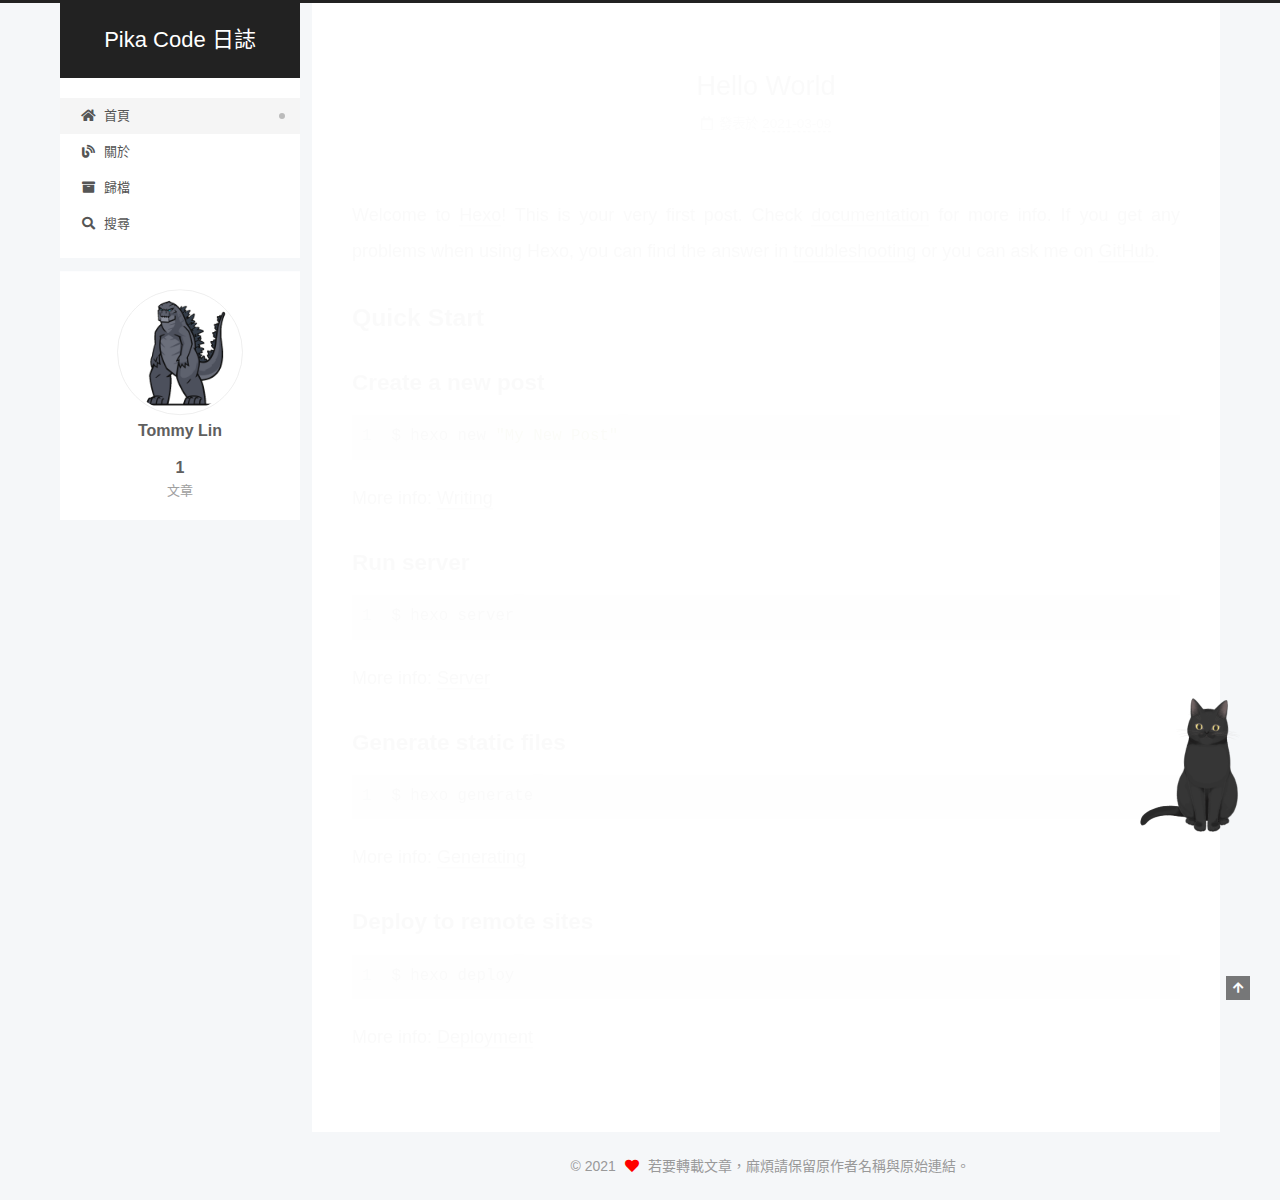
<file: index.html>
<!DOCTYPE html>
<html lang="zh-TW">
<head>
  <meta charset="UTF-8">
<meta name="viewport" content="width=device-width, initial-scale=1, maximum-scale=2">
<meta name="theme-color" content="#222">
<meta name="generator" content="Hexo 5.4.0">
  <link rel="apple-touch-icon" sizes="180x180" href="/images/apple-touch-icon-next.png">
  <link rel="icon" type="image/png" sizes="32x32" href="/images/favicon-32x32-next.png">
  <link rel="icon" type="image/png" sizes="16x16" href="/images/favicon-16x16-next.png">
  <link rel="mask-icon" href="/images/logo.svg" color="#222">

<link rel="stylesheet" href="/css/main.css">


<link rel="stylesheet" href="/lib/font-awesome/css/all.min.css">

<script id="hexo-configurations">
    var NexT = window.NexT || {};
    var CONFIG = {"hostname":"sudosudomin666.github.io","root":"/","scheme":"Pisces","version":"7.8.0","exturl":false,"sidebar":{"position":"left","display":"post","padding":18,"offset":12,"onmobile":false},"copycode":{"enable":false,"show_result":false,"style":null},"back2top":{"enable":true,"sidebar":false,"scrollpercent":false},"bookmark":{"enable":false,"color":"#222","save":"auto"},"fancybox":false,"mediumzoom":false,"lazyload":false,"pangu":false,"comments":{"style":"tabs","active":null,"storage":true,"lazyload":false,"nav":null},"algolia":{"hits":{"per_page":10},"labels":{"input_placeholder":"Search for Posts","hits_empty":"We didn't find any results for the search: ${query}","hits_stats":"${hits} results found in ${time} ms"}},"localsearch":{"enable":true,"trigger":"manual","top_n_per_article":1,"unescape":true,"preload":true},"motion":{"enable":true,"async":false,"transition":{"post_block":"fadeIn","post_header":"slideDownIn","post_body":"slideDownIn","coll_header":"slideLeftIn","sidebar":"slideUpIn"}},"path":"search.json"};
  </script>

  <meta property="og:type" content="website">
<meta property="og:title" content="Pika Code 日誌">
<meta property="og:url" content="https://sudosudomin666.github.io/index.html">
<meta property="og:site_name" content="Pika Code 日誌">
<meta property="og:locale" content="zh_TW">
<meta property="article:author" content="Tommy Lin">
<meta name="twitter:card" content="summary">

<link rel="canonical" href="https://sudosudomin666.github.io/">


<script id="page-configurations">
  // https://hexo.io/docs/variables.html
  CONFIG.page = {
    sidebar: "",
    isHome : true,
    isPost : false,
    lang   : 'zh-TW'
  };
</script>

  <title>Pika Code 日誌</title>
  






  <noscript>
  <style>
  .use-motion .brand,
  .use-motion .menu-item,
  .sidebar-inner,
  .use-motion .post-block,
  .use-motion .pagination,
  .use-motion .comments,
  .use-motion .post-header,
  .use-motion .post-body,
  .use-motion .collection-header { opacity: initial; }

  .use-motion .site-title,
  .use-motion .site-subtitle {
    opacity: initial;
    top: initial;
  }

  .use-motion .logo-line-before i { left: initial; }
  .use-motion .logo-line-after i { right: initial; }
  </style>
</noscript>

</head>

<body itemscope itemtype="http://schema.org/WebPage">
  <div class="container use-motion">
    <div class="headband"></div>

    <header class="header" itemscope itemtype="http://schema.org/WPHeader">
      <div class="header-inner"><div class="site-brand-container">
  <div class="site-nav-toggle">
    <div class="toggle" aria-label="切換導航欄">
      <span class="toggle-line toggle-line-first"></span>
      <span class="toggle-line toggle-line-middle"></span>
      <span class="toggle-line toggle-line-last"></span>
    </div>
  </div>

  <div class="site-meta">

    <a href="/" class="brand" rel="start">
      <span class="logo-line-before"><i></i></span>
      <h1 class="site-title">Pika Code 日誌</h1>
      <span class="logo-line-after"><i></i></span>
    </a>
  </div>

  <div class="site-nav-right">
    <div class="toggle popup-trigger">
        <i class="fa fa-search fa-fw fa-lg"></i>
    </div>
  </div>
</div>




<nav class="site-nav">
  <ul id="menu" class="main-menu menu">
        <li class="menu-item menu-item-home">

    <a href="/" rel="section"><i class="fa fa-home fa-fw"></i>首頁</a>

  </li>
        <li class="menu-item menu-item-about">

    <a href="/about/" rel="section"><i class="fas fa-blog fa-fw"></i>關於</a>

  </li>
        <li class="menu-item menu-item-archives">

    <a href="/archives/" rel="section"><i class="fa fa-archive fa-fw"></i>歸檔</a>

  </li>
      <li class="menu-item menu-item-search">
        <a role="button" class="popup-trigger"><i class="fa fa-search fa-fw"></i>搜尋
        </a>
      </li>
  </ul>
</nav>



  <div class="search-pop-overlay">
    <div class="popup search-popup">
        <div class="search-header">
  <span class="search-icon">
    <i class="fa fa-search"></i>
  </span>
  <div class="search-input-container">
    <input autocomplete="off" autocapitalize="off"
           placeholder="搜尋..." spellcheck="false"
           type="search" class="search-input">
  </div>
  <span class="popup-btn-close">
    <i class="fa fa-times-circle"></i>
  </span>
</div>
<div id="search-result">
  <div id="no-result">
    <i class="fa fa-spinner fa-pulse fa-5x fa-fw"></i>
  </div>
</div>

    </div>
  </div>

</div>
    </header>

    
  <div class="back-to-top">
    <i class="fa fa-arrow-up"></i>
    <span>0%</span>
  </div>
  <div class="reading-progress-bar"></div>


    <main class="main">
      <div class="main-inner">
        <div class="content-wrap">
          

          <div class="content index posts-expand">
            
      
  
  
  <article itemscope itemtype="http://schema.org/Article" class="post-block" lang="zh-TW">
    <link itemprop="mainEntityOfPage" href="https://sudosudomin666.github.io/2021/03/09/hello-world/">

    <span hidden itemprop="author" itemscope itemtype="http://schema.org/Person">
      <meta itemprop="image" content="/uploads/images/avatar.gif">
      <meta itemprop="name" content="Tommy Lin">
      <meta itemprop="description" content="">
    </span>

    <span hidden itemprop="publisher" itemscope itemtype="http://schema.org/Organization">
      <meta itemprop="name" content="Pika Code 日誌">
    </span>
      <header class="post-header">
        <h2 class="post-title" itemprop="name headline">
          
            <a href="/2021/03/09/hello-world/" class="post-title-link" itemprop="url">Hello World</a>
        </h2>

        <div class="post-meta">
            <span class="post-meta-item">
              <span class="post-meta-item-icon">
                <i class="far fa-calendar"></i>
              </span>
              <span class="post-meta-item-text">發表於</span>

              <time title="創建時間：2021-03-09 21:22:34" itemprop="dateCreated datePublished" datetime="2021-03-09T21:22:34+08:00">2021-03-09</time>
            </span>

          

        </div>
      </header>

    
    
    
    <div class="post-body" itemprop="articleBody">

      
          <p>Welcome to <a target="_blank" rel="noopener" href="https://hexo.io/">Hexo</a>! This is your very first post. Check <a target="_blank" rel="noopener" href="https://hexo.io/docs/">documentation</a> for more info. If you get any problems when using Hexo, you can find the answer in <a target="_blank" rel="noopener" href="https://hexo.io/docs/troubleshooting.html">troubleshooting</a> or you can ask me on <a target="_blank" rel="noopener" href="https://github.com/hexojs/hexo/issues">GitHub</a>.</p>
<h2 id="Quick-Start"><a href="#Quick-Start" class="headerlink" title="Quick Start"></a>Quick Start</h2><h3 id="Create-a-new-post"><a href="#Create-a-new-post" class="headerlink" title="Create a new post"></a>Create a new post</h3><figure class="highlight bash"><table><tr><td class="gutter"><pre><span class="line">1</span><br></pre></td><td class="code"><pre><span class="line">$ hexo new <span class="string">&quot;My New Post&quot;</span></span><br></pre></td></tr></table></figure>

<p>More info: <a target="_blank" rel="noopener" href="https://hexo.io/docs/writing.html">Writing</a></p>
<h3 id="Run-server"><a href="#Run-server" class="headerlink" title="Run server"></a>Run server</h3><figure class="highlight bash"><table><tr><td class="gutter"><pre><span class="line">1</span><br></pre></td><td class="code"><pre><span class="line">$ hexo server</span><br></pre></td></tr></table></figure>

<p>More info: <a target="_blank" rel="noopener" href="https://hexo.io/docs/server.html">Server</a></p>
<h3 id="Generate-static-files"><a href="#Generate-static-files" class="headerlink" title="Generate static files"></a>Generate static files</h3><figure class="highlight bash"><table><tr><td class="gutter"><pre><span class="line">1</span><br></pre></td><td class="code"><pre><span class="line">$ hexo generate</span><br></pre></td></tr></table></figure>

<p>More info: <a target="_blank" rel="noopener" href="https://hexo.io/docs/generating.html">Generating</a></p>
<h3 id="Deploy-to-remote-sites"><a href="#Deploy-to-remote-sites" class="headerlink" title="Deploy to remote sites"></a>Deploy to remote sites</h3><figure class="highlight bash"><table><tr><td class="gutter"><pre><span class="line">1</span><br></pre></td><td class="code"><pre><span class="line">$ hexo deploy</span><br></pre></td></tr></table></figure>

<p>More info: <a target="_blank" rel="noopener" href="https://hexo.io/docs/one-command-deployment.html">Deployment</a></p>

      
    </div>

    
    
    
      <footer class="post-footer">
        <div class="post-eof"></div>
      </footer>
  </article>
  
  
  


  



          </div>
          

<script>
  window.addEventListener('tabs:register', () => {
    let { activeClass } = CONFIG.comments;
    if (CONFIG.comments.storage) {
      activeClass = localStorage.getItem('comments_active') || activeClass;
    }
    if (activeClass) {
      let activeTab = document.querySelector(`a[href="#comment-${activeClass}"]`);
      if (activeTab) {
        activeTab.click();
      }
    }
  });
  if (CONFIG.comments.storage) {
    window.addEventListener('tabs:click', event => {
      if (!event.target.matches('.tabs-comment .tab-content .tab-pane')) return;
      let commentClass = event.target.classList[1];
      localStorage.setItem('comments_active', commentClass);
    });
  }
</script>

        </div>
          
  
  <div class="toggle sidebar-toggle">
    <span class="toggle-line toggle-line-first"></span>
    <span class="toggle-line toggle-line-middle"></span>
    <span class="toggle-line toggle-line-last"></span>
  </div>

  <aside class="sidebar">
    <div class="sidebar-inner">

      <ul class="sidebar-nav motion-element">
        <li class="sidebar-nav-toc">
          文章目錄
        </li>
        <li class="sidebar-nav-overview">
          本站概要
        </li>
      </ul>

      <!--noindex-->
      <div class="post-toc-wrap sidebar-panel">
      </div>
      <!--/noindex-->

      <div class="site-overview-wrap sidebar-panel">
        <div class="site-author motion-element" itemprop="author" itemscope itemtype="http://schema.org/Person">
    <img class="site-author-image" itemprop="image" alt="Tommy Lin"
      src="/uploads/images/avatar.gif">
  <p class="site-author-name" itemprop="name">Tommy Lin</p>
  <div class="site-description" itemprop="description"></div>
</div>
<div class="site-state-wrap motion-element">
  <nav class="site-state">
      <div class="site-state-item site-state-posts">
          <a href="/archives/">
        
          <span class="site-state-item-count">1</span>
          <span class="site-state-item-name">文章</span>
        </a>
      </div>
  </nav>
</div>



      </div>

    </div>
  </aside>
  <div id="sidebar-dimmer"></div>


      </div>
    </main>

    <footer class="footer">
      <div class="footer-inner">
        

        

<div class="copyright">
  
  &copy; 
  <span itemprop="copyrightYear">2021</span>
  <span class="with-love">
    <i class="fa fa-heart"></i>
  </span>
  <span class="author" itemprop="copyrightHolder">若要轉載文章，麻煩請保留原作者名稱與原始連結。</span>
</div>

        








      </div>
    </footer>
  </div>

  
  <script src="/lib/anime.min.js"></script>
  <script src="/lib/velocity/velocity.min.js"></script>
  <script src="/lib/velocity/velocity.ui.min.js"></script>

<script src="/js/utils.js"></script>

<script src="/js/motion.js"></script>


<script src="/js/schemes/pisces.js"></script>


<script src="/js/next-boot.js"></script>




  



  <script>
  if (CONFIG.page.isPost) {
    wpac_init = window.wpac_init || [];
    wpac_init.push({
      widget: 'Rating',
      id    : 29653,
      el    : 'wpac-rating',
      color : 'fc6423'
    });
    (function() {
      if ('WIDGETPACK_LOADED' in window) return;
      WIDGETPACK_LOADED = true;
      var mc = document.createElement('script');
      mc.type = 'text/javascript';
      mc.async = true;
      mc.src = '//embed.widgetpack.com/widget.js';
      var s = document.getElementsByTagName('script')[0]; s.parentNode.insertBefore(mc, s.nextSibling);
    })();
  }
  </script>

  
<script src="/js/local-search.js"></script>













  

  

<script src="/live2dw/lib/L2Dwidget.min.js?094cbace49a39548bed64abff5988b05"></script><script>L2Dwidget.init({"pluginRootPath":"live2dw/","pluginJsPath":"lib/","pluginModelPath":"assets/","tagMode":false,"debug":false,"model":{"jsonPath":"/live2dw/assets/hijiki.model.json"},"display":{"position":"right","width":145,"height":315},"mobile":{"show":true,"scale":0.5},"react":{"opacityDefault":0.7,"opacityOnHover":0.8},"log":false});</script></body>
</html>
</file>
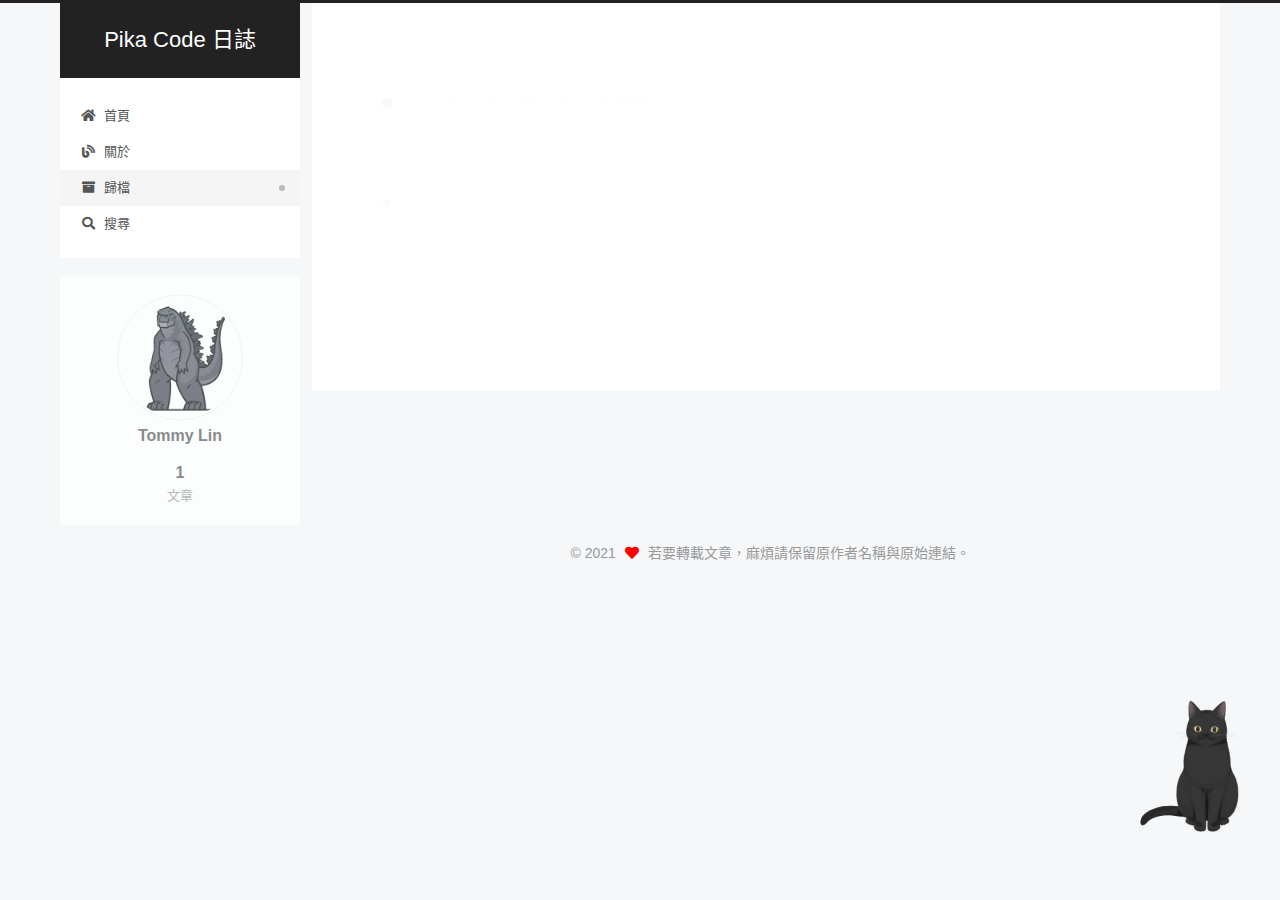
<file: archives/index.html>
<!DOCTYPE html>
<html lang="zh-TW">
<head>
  <meta charset="UTF-8">
<meta name="viewport" content="width=device-width, initial-scale=1, maximum-scale=2">
<meta name="theme-color" content="#222">
<meta name="generator" content="Hexo 5.4.0">
  <link rel="apple-touch-icon" sizes="180x180" href="/images/apple-touch-icon-next.png">
  <link rel="icon" type="image/png" sizes="32x32" href="/images/favicon-32x32-next.png">
  <link rel="icon" type="image/png" sizes="16x16" href="/images/favicon-16x16-next.png">
  <link rel="mask-icon" href="/images/logo.svg" color="#222">

<link rel="stylesheet" href="/css/main.css">


<link rel="stylesheet" href="/lib/font-awesome/css/all.min.css">

<script id="hexo-configurations">
    var NexT = window.NexT || {};
    var CONFIG = {"hostname":"sudosudomin666.github.io","root":"/","scheme":"Pisces","version":"7.8.0","exturl":false,"sidebar":{"position":"left","display":"post","padding":18,"offset":12,"onmobile":false},"copycode":{"enable":false,"show_result":false,"style":null},"back2top":{"enable":true,"sidebar":false,"scrollpercent":false},"bookmark":{"enable":false,"color":"#222","save":"auto"},"fancybox":false,"mediumzoom":false,"lazyload":false,"pangu":false,"comments":{"style":"tabs","active":null,"storage":true,"lazyload":false,"nav":null},"algolia":{"hits":{"per_page":10},"labels":{"input_placeholder":"Search for Posts","hits_empty":"We didn't find any results for the search: ${query}","hits_stats":"${hits} results found in ${time} ms"}},"localsearch":{"enable":true,"trigger":"manual","top_n_per_article":1,"unescape":true,"preload":true},"motion":{"enable":true,"async":false,"transition":{"post_block":"fadeIn","post_header":"slideDownIn","post_body":"slideDownIn","coll_header":"slideLeftIn","sidebar":"slideUpIn"}},"path":"search.json"};
  </script>

  <meta property="og:type" content="website">
<meta property="og:title" content="Pika Code 日誌">
<meta property="og:url" content="https://sudosudomin666.github.io/archives/index.html">
<meta property="og:site_name" content="Pika Code 日誌">
<meta property="og:locale" content="zh_TW">
<meta property="article:author" content="Tommy Lin">
<meta name="twitter:card" content="summary">

<link rel="canonical" href="https://sudosudomin666.github.io/archives/">


<script id="page-configurations">
  // https://hexo.io/docs/variables.html
  CONFIG.page = {
    sidebar: "",
    isHome : false,
    isPost : false,
    lang   : 'zh-TW'
  };
</script>

  <title>歸檔 | Pika Code 日誌</title>
  






  <noscript>
  <style>
  .use-motion .brand,
  .use-motion .menu-item,
  .sidebar-inner,
  .use-motion .post-block,
  .use-motion .pagination,
  .use-motion .comments,
  .use-motion .post-header,
  .use-motion .post-body,
  .use-motion .collection-header { opacity: initial; }

  .use-motion .site-title,
  .use-motion .site-subtitle {
    opacity: initial;
    top: initial;
  }

  .use-motion .logo-line-before i { left: initial; }
  .use-motion .logo-line-after i { right: initial; }
  </style>
</noscript>

</head>

<body itemscope itemtype="http://schema.org/WebPage">
  <div class="container use-motion">
    <div class="headband"></div>

    <header class="header" itemscope itemtype="http://schema.org/WPHeader">
      <div class="header-inner"><div class="site-brand-container">
  <div class="site-nav-toggle">
    <div class="toggle" aria-label="切換導航欄">
      <span class="toggle-line toggle-line-first"></span>
      <span class="toggle-line toggle-line-middle"></span>
      <span class="toggle-line toggle-line-last"></span>
    </div>
  </div>

  <div class="site-meta">

    <a href="/" class="brand" rel="start">
      <span class="logo-line-before"><i></i></span>
      <h1 class="site-title">Pika Code 日誌</h1>
      <span class="logo-line-after"><i></i></span>
    </a>
  </div>

  <div class="site-nav-right">
    <div class="toggle popup-trigger">
        <i class="fa fa-search fa-fw fa-lg"></i>
    </div>
  </div>
</div>




<nav class="site-nav">
  <ul id="menu" class="main-menu menu">
        <li class="menu-item menu-item-home">

    <a href="/" rel="section"><i class="fa fa-home fa-fw"></i>首頁</a>

  </li>
        <li class="menu-item menu-item-about">

    <a href="/about/" rel="section"><i class="fas fa-blog fa-fw"></i>關於</a>

  </li>
        <li class="menu-item menu-item-archives">

    <a href="/archives/" rel="section"><i class="fa fa-archive fa-fw"></i>歸檔</a>

  </li>
      <li class="menu-item menu-item-search">
        <a role="button" class="popup-trigger"><i class="fa fa-search fa-fw"></i>搜尋
        </a>
      </li>
  </ul>
</nav>



  <div class="search-pop-overlay">
    <div class="popup search-popup">
        <div class="search-header">
  <span class="search-icon">
    <i class="fa fa-search"></i>
  </span>
  <div class="search-input-container">
    <input autocomplete="off" autocapitalize="off"
           placeholder="搜尋..." spellcheck="false"
           type="search" class="search-input">
  </div>
  <span class="popup-btn-close">
    <i class="fa fa-times-circle"></i>
  </span>
</div>
<div id="search-result">
  <div id="no-result">
    <i class="fa fa-spinner fa-pulse fa-5x fa-fw"></i>
  </div>
</div>

    </div>
  </div>

</div>
    </header>

    
  <div class="back-to-top">
    <i class="fa fa-arrow-up"></i>
    <span>0%</span>
  </div>
  <div class="reading-progress-bar"></div>


    <main class="main">
      <div class="main-inner">
        <div class="content-wrap">
          

          <div class="content archive">
            

  
  
  
  <div class="post-block">
    <div class="posts-collapse">
      <div class="collection-title">
        <span class="collection-header">嗯..! 目前共有 1 篇文章。 繼續努力。</span>
      </div>

      
    <div class="collection-year">
      <span class="collection-header">2021</span>
    </div>

  <article itemscope itemtype="http://schema.org/Article">
    <header class="post-header">

      <div class="post-meta">
        <time itemprop="dateCreated"
              datetime="2021-03-09T21:22:34+08:00"
              content="2021-03-09">
          03-09
        </time>
      </div>

      <div class="post-title">
          <a class="post-title-link" href="/2021/03/09/hello-world/" itemprop="url">
            <span itemprop="name">Hello World</span>
          </a>
      </div>

    </header>
  </article>


    </div>
  </div>
  
  
  

  



          </div>
          

<script>
  window.addEventListener('tabs:register', () => {
    let { activeClass } = CONFIG.comments;
    if (CONFIG.comments.storage) {
      activeClass = localStorage.getItem('comments_active') || activeClass;
    }
    if (activeClass) {
      let activeTab = document.querySelector(`a[href="#comment-${activeClass}"]`);
      if (activeTab) {
        activeTab.click();
      }
    }
  });
  if (CONFIG.comments.storage) {
    window.addEventListener('tabs:click', event => {
      if (!event.target.matches('.tabs-comment .tab-content .tab-pane')) return;
      let commentClass = event.target.classList[1];
      localStorage.setItem('comments_active', commentClass);
    });
  }
</script>

        </div>
          
  
  <div class="toggle sidebar-toggle">
    <span class="toggle-line toggle-line-first"></span>
    <span class="toggle-line toggle-line-middle"></span>
    <span class="toggle-line toggle-line-last"></span>
  </div>

  <aside class="sidebar">
    <div class="sidebar-inner">

      <ul class="sidebar-nav motion-element">
        <li class="sidebar-nav-toc">
          文章目錄
        </li>
        <li class="sidebar-nav-overview">
          本站概要
        </li>
      </ul>

      <!--noindex-->
      <div class="post-toc-wrap sidebar-panel">
      </div>
      <!--/noindex-->

      <div class="site-overview-wrap sidebar-panel">
        <div class="site-author motion-element" itemprop="author" itemscope itemtype="http://schema.org/Person">
    <img class="site-author-image" itemprop="image" alt="Tommy Lin"
      src="/uploads/images/avatar.gif">
  <p class="site-author-name" itemprop="name">Tommy Lin</p>
  <div class="site-description" itemprop="description"></div>
</div>
<div class="site-state-wrap motion-element">
  <nav class="site-state">
      <div class="site-state-item site-state-posts">
          <a href="/archives/">
        
          <span class="site-state-item-count">1</span>
          <span class="site-state-item-name">文章</span>
        </a>
      </div>
  </nav>
</div>



      </div>

    </div>
  </aside>
  <div id="sidebar-dimmer"></div>


      </div>
    </main>

    <footer class="footer">
      <div class="footer-inner">
        

        

<div class="copyright">
  
  &copy; 
  <span itemprop="copyrightYear">2021</span>
  <span class="with-love">
    <i class="fa fa-heart"></i>
  </span>
  <span class="author" itemprop="copyrightHolder">若要轉載文章，麻煩請保留原作者名稱與原始連結。</span>
</div>

        








      </div>
    </footer>
  </div>

  
  <script src="/lib/anime.min.js"></script>
  <script src="/lib/velocity/velocity.min.js"></script>
  <script src="/lib/velocity/velocity.ui.min.js"></script>

<script src="/js/utils.js"></script>

<script src="/js/motion.js"></script>


<script src="/js/schemes/pisces.js"></script>


<script src="/js/next-boot.js"></script>




  



  <script>
  if (CONFIG.page.isPost) {
    wpac_init = window.wpac_init || [];
    wpac_init.push({
      widget: 'Rating',
      id    : 29653,
      el    : 'wpac-rating',
      color : 'fc6423'
    });
    (function() {
      if ('WIDGETPACK_LOADED' in window) return;
      WIDGETPACK_LOADED = true;
      var mc = document.createElement('script');
      mc.type = 'text/javascript';
      mc.async = true;
      mc.src = '//embed.widgetpack.com/widget.js';
      var s = document.getElementsByTagName('script')[0]; s.parentNode.insertBefore(mc, s.nextSibling);
    })();
  }
  </script>

  
<script src="/js/local-search.js"></script>













  

  

<script src="/live2dw/lib/L2Dwidget.min.js?094cbace49a39548bed64abff5988b05"></script><script>L2Dwidget.init({"pluginRootPath":"live2dw/","pluginJsPath":"lib/","pluginModelPath":"assets/","tagMode":false,"debug":false,"model":{"jsonPath":"/live2dw/assets/hijiki.model.json"},"display":{"position":"right","width":145,"height":315},"mobile":{"show":true,"scale":0.5},"react":{"opacityDefault":0.7,"opacityOnHover":0.8},"log":false});</script></body>
</html>
</file>
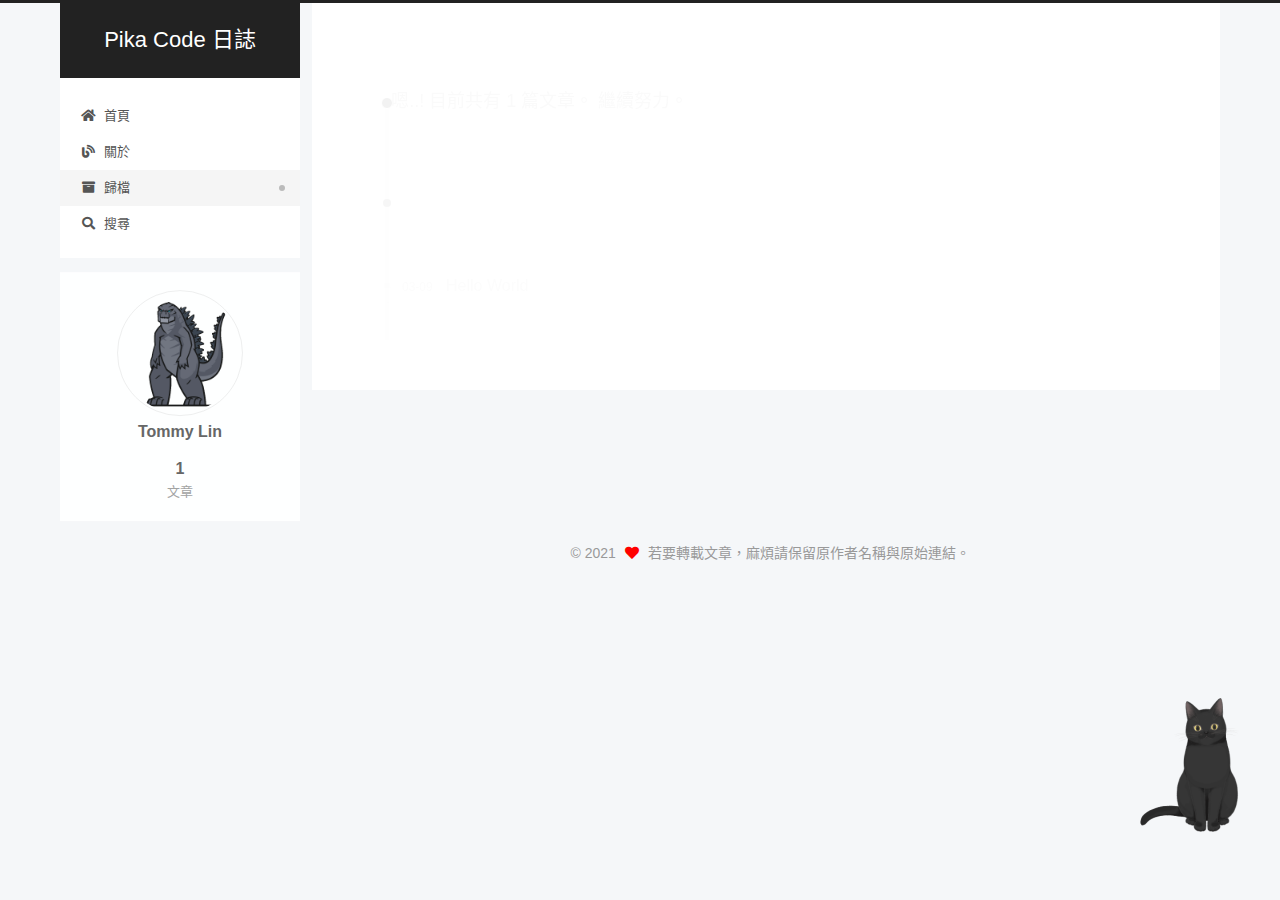
<file: archives/2021/index.html>
<!DOCTYPE html>
<html lang="zh-TW">
<head>
  <meta charset="UTF-8">
<meta name="viewport" content="width=device-width, initial-scale=1, maximum-scale=2">
<meta name="theme-color" content="#222">
<meta name="generator" content="Hexo 5.4.0">
  <link rel="apple-touch-icon" sizes="180x180" href="/images/apple-touch-icon-next.png">
  <link rel="icon" type="image/png" sizes="32x32" href="/images/favicon-32x32-next.png">
  <link rel="icon" type="image/png" sizes="16x16" href="/images/favicon-16x16-next.png">
  <link rel="mask-icon" href="/images/logo.svg" color="#222">

<link rel="stylesheet" href="/css/main.css">


<link rel="stylesheet" href="/lib/font-awesome/css/all.min.css">

<script id="hexo-configurations">
    var NexT = window.NexT || {};
    var CONFIG = {"hostname":"sudosudomin666.github.io","root":"/","scheme":"Pisces","version":"7.8.0","exturl":false,"sidebar":{"position":"left","display":"post","padding":18,"offset":12,"onmobile":false},"copycode":{"enable":false,"show_result":false,"style":null},"back2top":{"enable":true,"sidebar":false,"scrollpercent":false},"bookmark":{"enable":false,"color":"#222","save":"auto"},"fancybox":false,"mediumzoom":false,"lazyload":false,"pangu":false,"comments":{"style":"tabs","active":null,"storage":true,"lazyload":false,"nav":null},"algolia":{"hits":{"per_page":10},"labels":{"input_placeholder":"Search for Posts","hits_empty":"We didn't find any results for the search: ${query}","hits_stats":"${hits} results found in ${time} ms"}},"localsearch":{"enable":true,"trigger":"manual","top_n_per_article":1,"unescape":true,"preload":true},"motion":{"enable":true,"async":false,"transition":{"post_block":"fadeIn","post_header":"slideDownIn","post_body":"slideDownIn","coll_header":"slideLeftIn","sidebar":"slideUpIn"}},"path":"search.json"};
  </script>

  <meta property="og:type" content="website">
<meta property="og:title" content="Pika Code 日誌">
<meta property="og:url" content="https://sudosudomin666.github.io/archives/2021/index.html">
<meta property="og:site_name" content="Pika Code 日誌">
<meta property="og:locale" content="zh_TW">
<meta property="article:author" content="Tommy Lin">
<meta name="twitter:card" content="summary">

<link rel="canonical" href="https://sudosudomin666.github.io/archives/2021/">


<script id="page-configurations">
  // https://hexo.io/docs/variables.html
  CONFIG.page = {
    sidebar: "",
    isHome : false,
    isPost : false,
    lang   : 'zh-TW'
  };
</script>

  <title>歸檔 | Pika Code 日誌</title>
  






  <noscript>
  <style>
  .use-motion .brand,
  .use-motion .menu-item,
  .sidebar-inner,
  .use-motion .post-block,
  .use-motion .pagination,
  .use-motion .comments,
  .use-motion .post-header,
  .use-motion .post-body,
  .use-motion .collection-header { opacity: initial; }

  .use-motion .site-title,
  .use-motion .site-subtitle {
    opacity: initial;
    top: initial;
  }

  .use-motion .logo-line-before i { left: initial; }
  .use-motion .logo-line-after i { right: initial; }
  </style>
</noscript>

</head>

<body itemscope itemtype="http://schema.org/WebPage">
  <div class="container use-motion">
    <div class="headband"></div>

    <header class="header" itemscope itemtype="http://schema.org/WPHeader">
      <div class="header-inner"><div class="site-brand-container">
  <div class="site-nav-toggle">
    <div class="toggle" aria-label="切換導航欄">
      <span class="toggle-line toggle-line-first"></span>
      <span class="toggle-line toggle-line-middle"></span>
      <span class="toggle-line toggle-line-last"></span>
    </div>
  </div>

  <div class="site-meta">

    <a href="/" class="brand" rel="start">
      <span class="logo-line-before"><i></i></span>
      <h1 class="site-title">Pika Code 日誌</h1>
      <span class="logo-line-after"><i></i></span>
    </a>
  </div>

  <div class="site-nav-right">
    <div class="toggle popup-trigger">
        <i class="fa fa-search fa-fw fa-lg"></i>
    </div>
  </div>
</div>




<nav class="site-nav">
  <ul id="menu" class="main-menu menu">
        <li class="menu-item menu-item-home">

    <a href="/" rel="section"><i class="fa fa-home fa-fw"></i>首頁</a>

  </li>
        <li class="menu-item menu-item-about">

    <a href="/about/" rel="section"><i class="fas fa-blog fa-fw"></i>關於</a>

  </li>
        <li class="menu-item menu-item-archives">

    <a href="/archives/" rel="section"><i class="fa fa-archive fa-fw"></i>歸檔</a>

  </li>
      <li class="menu-item menu-item-search">
        <a role="button" class="popup-trigger"><i class="fa fa-search fa-fw"></i>搜尋
        </a>
      </li>
  </ul>
</nav>



  <div class="search-pop-overlay">
    <div class="popup search-popup">
        <div class="search-header">
  <span class="search-icon">
    <i class="fa fa-search"></i>
  </span>
  <div class="search-input-container">
    <input autocomplete="off" autocapitalize="off"
           placeholder="搜尋..." spellcheck="false"
           type="search" class="search-input">
  </div>
  <span class="popup-btn-close">
    <i class="fa fa-times-circle"></i>
  </span>
</div>
<div id="search-result">
  <div id="no-result">
    <i class="fa fa-spinner fa-pulse fa-5x fa-fw"></i>
  </div>
</div>

    </div>
  </div>

</div>
    </header>

    
  <div class="back-to-top">
    <i class="fa fa-arrow-up"></i>
    <span>0%</span>
  </div>
  <div class="reading-progress-bar"></div>


    <main class="main">
      <div class="main-inner">
        <div class="content-wrap">
          

          <div class="content archive">
            

  
  
  
  <div class="post-block">
    <div class="posts-collapse">
      <div class="collection-title">
        <span class="collection-header">嗯..! 目前共有 1 篇文章。 繼續努力。</span>
      </div>

      
    <div class="collection-year">
      <span class="collection-header">2021</span>
    </div>

  <article itemscope itemtype="http://schema.org/Article">
    <header class="post-header">

      <div class="post-meta">
        <time itemprop="dateCreated"
              datetime="2021-03-09T21:22:34+08:00"
              content="2021-03-09">
          03-09
        </time>
      </div>

      <div class="post-title">
          <a class="post-title-link" href="/2021/03/09/hello-world/" itemprop="url">
            <span itemprop="name">Hello World</span>
          </a>
      </div>

    </header>
  </article>


    </div>
  </div>
  
  
  

  



          </div>
          

<script>
  window.addEventListener('tabs:register', () => {
    let { activeClass } = CONFIG.comments;
    if (CONFIG.comments.storage) {
      activeClass = localStorage.getItem('comments_active') || activeClass;
    }
    if (activeClass) {
      let activeTab = document.querySelector(`a[href="#comment-${activeClass}"]`);
      if (activeTab) {
        activeTab.click();
      }
    }
  });
  if (CONFIG.comments.storage) {
    window.addEventListener('tabs:click', event => {
      if (!event.target.matches('.tabs-comment .tab-content .tab-pane')) return;
      let commentClass = event.target.classList[1];
      localStorage.setItem('comments_active', commentClass);
    });
  }
</script>

        </div>
          
  
  <div class="toggle sidebar-toggle">
    <span class="toggle-line toggle-line-first"></span>
    <span class="toggle-line toggle-line-middle"></span>
    <span class="toggle-line toggle-line-last"></span>
  </div>

  <aside class="sidebar">
    <div class="sidebar-inner">

      <ul class="sidebar-nav motion-element">
        <li class="sidebar-nav-toc">
          文章目錄
        </li>
        <li class="sidebar-nav-overview">
          本站概要
        </li>
      </ul>

      <!--noindex-->
      <div class="post-toc-wrap sidebar-panel">
      </div>
      <!--/noindex-->

      <div class="site-overview-wrap sidebar-panel">
        <div class="site-author motion-element" itemprop="author" itemscope itemtype="http://schema.org/Person">
    <img class="site-author-image" itemprop="image" alt="Tommy Lin"
      src="/uploads/images/avatar.gif">
  <p class="site-author-name" itemprop="name">Tommy Lin</p>
  <div class="site-description" itemprop="description"></div>
</div>
<div class="site-state-wrap motion-element">
  <nav class="site-state">
      <div class="site-state-item site-state-posts">
          <a href="/archives/">
        
          <span class="site-state-item-count">1</span>
          <span class="site-state-item-name">文章</span>
        </a>
      </div>
  </nav>
</div>



      </div>

    </div>
  </aside>
  <div id="sidebar-dimmer"></div>


      </div>
    </main>

    <footer class="footer">
      <div class="footer-inner">
        

        

<div class="copyright">
  
  &copy; 
  <span itemprop="copyrightYear">2021</span>
  <span class="with-love">
    <i class="fa fa-heart"></i>
  </span>
  <span class="author" itemprop="copyrightHolder">若要轉載文章，麻煩請保留原作者名稱與原始連結。</span>
</div>

        








      </div>
    </footer>
  </div>

  
  <script src="/lib/anime.min.js"></script>
  <script src="/lib/velocity/velocity.min.js"></script>
  <script src="/lib/velocity/velocity.ui.min.js"></script>

<script src="/js/utils.js"></script>

<script src="/js/motion.js"></script>


<script src="/js/schemes/pisces.js"></script>


<script src="/js/next-boot.js"></script>




  



  <script>
  if (CONFIG.page.isPost) {
    wpac_init = window.wpac_init || [];
    wpac_init.push({
      widget: 'Rating',
      id    : 29653,
      el    : 'wpac-rating',
      color : 'fc6423'
    });
    (function() {
      if ('WIDGETPACK_LOADED' in window) return;
      WIDGETPACK_LOADED = true;
      var mc = document.createElement('script');
      mc.type = 'text/javascript';
      mc.async = true;
      mc.src = '//embed.widgetpack.com/widget.js';
      var s = document.getElementsByTagName('script')[0]; s.parentNode.insertBefore(mc, s.nextSibling);
    })();
  }
  </script>

  
<script src="/js/local-search.js"></script>













  

  

<script src="/live2dw/lib/L2Dwidget.min.js?094cbace49a39548bed64abff5988b05"></script><script>L2Dwidget.init({"pluginRootPath":"live2dw/","pluginJsPath":"lib/","pluginModelPath":"assets/","tagMode":false,"debug":false,"model":{"jsonPath":"/live2dw/assets/hijiki.model.json"},"display":{"position":"right","width":145,"height":315},"mobile":{"show":true,"scale":0.5},"react":{"opacityDefault":0.7,"opacityOnHover":0.8},"log":false});</script></body>
</html>
</file>
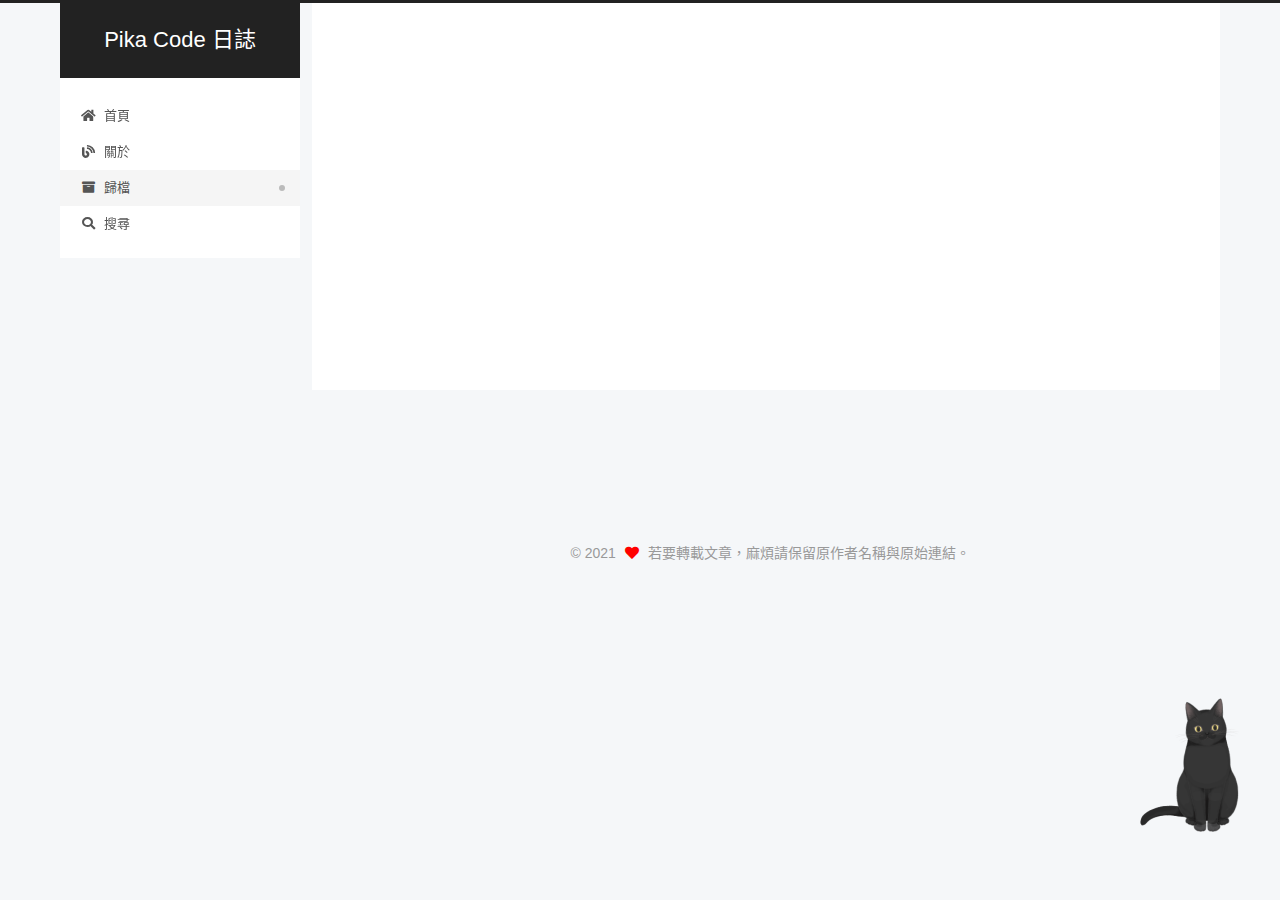
<file: archives/2021/03/index.html>
<!DOCTYPE html>
<html lang="zh-TW">
<head>
  <meta charset="UTF-8">
<meta name="viewport" content="width=device-width, initial-scale=1, maximum-scale=2">
<meta name="theme-color" content="#222">
<meta name="generator" content="Hexo 5.4.0">
  <link rel="apple-touch-icon" sizes="180x180" href="/images/apple-touch-icon-next.png">
  <link rel="icon" type="image/png" sizes="32x32" href="/images/favicon-32x32-next.png">
  <link rel="icon" type="image/png" sizes="16x16" href="/images/favicon-16x16-next.png">
  <link rel="mask-icon" href="/images/logo.svg" color="#222">

<link rel="stylesheet" href="/css/main.css">


<link rel="stylesheet" href="/lib/font-awesome/css/all.min.css">

<script id="hexo-configurations">
    var NexT = window.NexT || {};
    var CONFIG = {"hostname":"sudosudomin666.github.io","root":"/","scheme":"Pisces","version":"7.8.0","exturl":false,"sidebar":{"position":"left","display":"post","padding":18,"offset":12,"onmobile":false},"copycode":{"enable":false,"show_result":false,"style":null},"back2top":{"enable":true,"sidebar":false,"scrollpercent":false},"bookmark":{"enable":false,"color":"#222","save":"auto"},"fancybox":false,"mediumzoom":false,"lazyload":false,"pangu":false,"comments":{"style":"tabs","active":null,"storage":true,"lazyload":false,"nav":null},"algolia":{"hits":{"per_page":10},"labels":{"input_placeholder":"Search for Posts","hits_empty":"We didn't find any results for the search: ${query}","hits_stats":"${hits} results found in ${time} ms"}},"localsearch":{"enable":true,"trigger":"manual","top_n_per_article":1,"unescape":true,"preload":true},"motion":{"enable":true,"async":false,"transition":{"post_block":"fadeIn","post_header":"slideDownIn","post_body":"slideDownIn","coll_header":"slideLeftIn","sidebar":"slideUpIn"}},"path":"search.json"};
  </script>

  <meta property="og:type" content="website">
<meta property="og:title" content="Pika Code 日誌">
<meta property="og:url" content="https://sudosudomin666.github.io/archives/2021/03/index.html">
<meta property="og:site_name" content="Pika Code 日誌">
<meta property="og:locale" content="zh_TW">
<meta property="article:author" content="Tommy Lin">
<meta name="twitter:card" content="summary">

<link rel="canonical" href="https://sudosudomin666.github.io/archives/2021/03/">


<script id="page-configurations">
  // https://hexo.io/docs/variables.html
  CONFIG.page = {
    sidebar: "",
    isHome : false,
    isPost : false,
    lang   : 'zh-TW'
  };
</script>

  <title>歸檔 | Pika Code 日誌</title>
  






  <noscript>
  <style>
  .use-motion .brand,
  .use-motion .menu-item,
  .sidebar-inner,
  .use-motion .post-block,
  .use-motion .pagination,
  .use-motion .comments,
  .use-motion .post-header,
  .use-motion .post-body,
  .use-motion .collection-header { opacity: initial; }

  .use-motion .site-title,
  .use-motion .site-subtitle {
    opacity: initial;
    top: initial;
  }

  .use-motion .logo-line-before i { left: initial; }
  .use-motion .logo-line-after i { right: initial; }
  </style>
</noscript>

</head>

<body itemscope itemtype="http://schema.org/WebPage">
  <div class="container use-motion">
    <div class="headband"></div>

    <header class="header" itemscope itemtype="http://schema.org/WPHeader">
      <div class="header-inner"><div class="site-brand-container">
  <div class="site-nav-toggle">
    <div class="toggle" aria-label="切換導航欄">
      <span class="toggle-line toggle-line-first"></span>
      <span class="toggle-line toggle-line-middle"></span>
      <span class="toggle-line toggle-line-last"></span>
    </div>
  </div>

  <div class="site-meta">

    <a href="/" class="brand" rel="start">
      <span class="logo-line-before"><i></i></span>
      <h1 class="site-title">Pika Code 日誌</h1>
      <span class="logo-line-after"><i></i></span>
    </a>
  </div>

  <div class="site-nav-right">
    <div class="toggle popup-trigger">
        <i class="fa fa-search fa-fw fa-lg"></i>
    </div>
  </div>
</div>




<nav class="site-nav">
  <ul id="menu" class="main-menu menu">
        <li class="menu-item menu-item-home">

    <a href="/" rel="section"><i class="fa fa-home fa-fw"></i>首頁</a>

  </li>
        <li class="menu-item menu-item-about">

    <a href="/about/" rel="section"><i class="fas fa-blog fa-fw"></i>關於</a>

  </li>
        <li class="menu-item menu-item-archives">

    <a href="/archives/" rel="section"><i class="fa fa-archive fa-fw"></i>歸檔</a>

  </li>
      <li class="menu-item menu-item-search">
        <a role="button" class="popup-trigger"><i class="fa fa-search fa-fw"></i>搜尋
        </a>
      </li>
  </ul>
</nav>



  <div class="search-pop-overlay">
    <div class="popup search-popup">
        <div class="search-header">
  <span class="search-icon">
    <i class="fa fa-search"></i>
  </span>
  <div class="search-input-container">
    <input autocomplete="off" autocapitalize="off"
           placeholder="搜尋..." spellcheck="false"
           type="search" class="search-input">
  </div>
  <span class="popup-btn-close">
    <i class="fa fa-times-circle"></i>
  </span>
</div>
<div id="search-result">
  <div id="no-result">
    <i class="fa fa-spinner fa-pulse fa-5x fa-fw"></i>
  </div>
</div>

    </div>
  </div>

</div>
    </header>

    
  <div class="back-to-top">
    <i class="fa fa-arrow-up"></i>
    <span>0%</span>
  </div>
  <div class="reading-progress-bar"></div>


    <main class="main">
      <div class="main-inner">
        <div class="content-wrap">
          

          <div class="content archive">
            

  
  
  
  <div class="post-block">
    <div class="posts-collapse">
      <div class="collection-title">
        <span class="collection-header">嗯..! 目前共有 1 篇文章。 繼續努力。</span>
      </div>

      
    <div class="collection-year">
      <span class="collection-header">2021</span>
    </div>

  <article itemscope itemtype="http://schema.org/Article">
    <header class="post-header">

      <div class="post-meta">
        <time itemprop="dateCreated"
              datetime="2021-03-09T21:22:34+08:00"
              content="2021-03-09">
          03-09
        </time>
      </div>

      <div class="post-title">
          <a class="post-title-link" href="/2021/03/09/hello-world/" itemprop="url">
            <span itemprop="name">Hello World</span>
          </a>
      </div>

    </header>
  </article>


    </div>
  </div>
  
  
  

  



          </div>
          

<script>
  window.addEventListener('tabs:register', () => {
    let { activeClass } = CONFIG.comments;
    if (CONFIG.comments.storage) {
      activeClass = localStorage.getItem('comments_active') || activeClass;
    }
    if (activeClass) {
      let activeTab = document.querySelector(`a[href="#comment-${activeClass}"]`);
      if (activeTab) {
        activeTab.click();
      }
    }
  });
  if (CONFIG.comments.storage) {
    window.addEventListener('tabs:click', event => {
      if (!event.target.matches('.tabs-comment .tab-content .tab-pane')) return;
      let commentClass = event.target.classList[1];
      localStorage.setItem('comments_active', commentClass);
    });
  }
</script>

        </div>
          
  
  <div class="toggle sidebar-toggle">
    <span class="toggle-line toggle-line-first"></span>
    <span class="toggle-line toggle-line-middle"></span>
    <span class="toggle-line toggle-line-last"></span>
  </div>

  <aside class="sidebar">
    <div class="sidebar-inner">

      <ul class="sidebar-nav motion-element">
        <li class="sidebar-nav-toc">
          文章目錄
        </li>
        <li class="sidebar-nav-overview">
          本站概要
        </li>
      </ul>

      <!--noindex-->
      <div class="post-toc-wrap sidebar-panel">
      </div>
      <!--/noindex-->

      <div class="site-overview-wrap sidebar-panel">
        <div class="site-author motion-element" itemprop="author" itemscope itemtype="http://schema.org/Person">
    <img class="site-author-image" itemprop="image" alt="Tommy Lin"
      src="/uploads/images/avatar.gif">
  <p class="site-author-name" itemprop="name">Tommy Lin</p>
  <div class="site-description" itemprop="description"></div>
</div>
<div class="site-state-wrap motion-element">
  <nav class="site-state">
      <div class="site-state-item site-state-posts">
          <a href="/archives/">
        
          <span class="site-state-item-count">1</span>
          <span class="site-state-item-name">文章</span>
        </a>
      </div>
  </nav>
</div>



      </div>

    </div>
  </aside>
  <div id="sidebar-dimmer"></div>


      </div>
    </main>

    <footer class="footer">
      <div class="footer-inner">
        

        

<div class="copyright">
  
  &copy; 
  <span itemprop="copyrightYear">2021</span>
  <span class="with-love">
    <i class="fa fa-heart"></i>
  </span>
  <span class="author" itemprop="copyrightHolder">若要轉載文章，麻煩請保留原作者名稱與原始連結。</span>
</div>

        








      </div>
    </footer>
  </div>

  
  <script src="/lib/anime.min.js"></script>
  <script src="/lib/velocity/velocity.min.js"></script>
  <script src="/lib/velocity/velocity.ui.min.js"></script>

<script src="/js/utils.js"></script>

<script src="/js/motion.js"></script>


<script src="/js/schemes/pisces.js"></script>


<script src="/js/next-boot.js"></script>




  



  <script>
  if (CONFIG.page.isPost) {
    wpac_init = window.wpac_init || [];
    wpac_init.push({
      widget: 'Rating',
      id    : 29653,
      el    : 'wpac-rating',
      color : 'fc6423'
    });
    (function() {
      if ('WIDGETPACK_LOADED' in window) return;
      WIDGETPACK_LOADED = true;
      var mc = document.createElement('script');
      mc.type = 'text/javascript';
      mc.async = true;
      mc.src = '//embed.widgetpack.com/widget.js';
      var s = document.getElementsByTagName('script')[0]; s.parentNode.insertBefore(mc, s.nextSibling);
    })();
  }
  </script>

  
<script src="/js/local-search.js"></script>













  

  

<script src="/live2dw/lib/L2Dwidget.min.js?094cbace49a39548bed64abff5988b05"></script><script>L2Dwidget.init({"pluginRootPath":"live2dw/","pluginJsPath":"lib/","pluginModelPath":"assets/","tagMode":false,"debug":false,"model":{"jsonPath":"/live2dw/assets/hijiki.model.json"},"display":{"position":"right","width":145,"height":315},"mobile":{"show":true,"scale":0.5},"react":{"opacityDefault":0.7,"opacityOnHover":0.8},"log":false});</script></body>
</html>
</file>
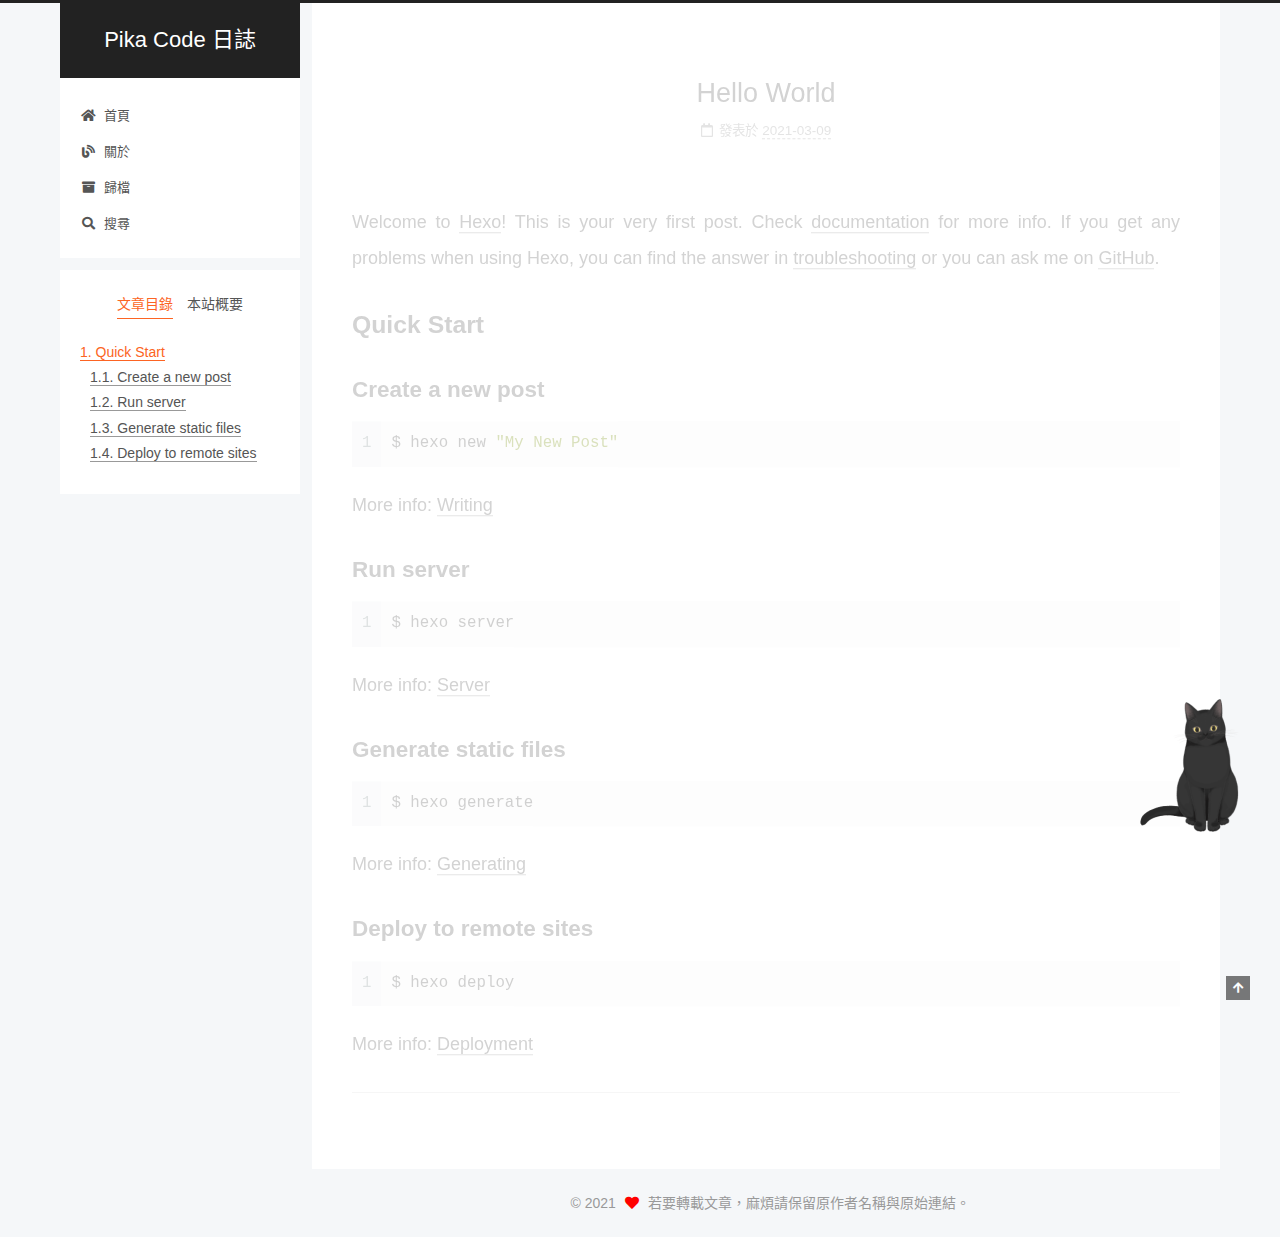
<file: 2021/03/09/hello-world/index.html>
<!DOCTYPE html>
<html lang="zh-TW">
<head>
  <meta charset="UTF-8">
<meta name="viewport" content="width=device-width, initial-scale=1, maximum-scale=2">
<meta name="theme-color" content="#222">
<meta name="generator" content="Hexo 5.4.0">
  <link rel="apple-touch-icon" sizes="180x180" href="/images/apple-touch-icon-next.png">
  <link rel="icon" type="image/png" sizes="32x32" href="/images/favicon-32x32-next.png">
  <link rel="icon" type="image/png" sizes="16x16" href="/images/favicon-16x16-next.png">
  <link rel="mask-icon" href="/images/logo.svg" color="#222">

<link rel="stylesheet" href="/css/main.css">


<link rel="stylesheet" href="/lib/font-awesome/css/all.min.css">

<script id="hexo-configurations">
    var NexT = window.NexT || {};
    var CONFIG = {"hostname":"sudosudomin666.github.io","root":"/","scheme":"Pisces","version":"7.8.0","exturl":false,"sidebar":{"position":"left","display":"post","padding":18,"offset":12,"onmobile":false},"copycode":{"enable":false,"show_result":false,"style":null},"back2top":{"enable":true,"sidebar":false,"scrollpercent":false},"bookmark":{"enable":false,"color":"#222","save":"auto"},"fancybox":false,"mediumzoom":false,"lazyload":false,"pangu":false,"comments":{"style":"tabs","active":null,"storage":true,"lazyload":false,"nav":null},"algolia":{"hits":{"per_page":10},"labels":{"input_placeholder":"Search for Posts","hits_empty":"We didn't find any results for the search: ${query}","hits_stats":"${hits} results found in ${time} ms"}},"localsearch":{"enable":true,"trigger":"manual","top_n_per_article":1,"unescape":true,"preload":true},"motion":{"enable":true,"async":false,"transition":{"post_block":"fadeIn","post_header":"slideDownIn","post_body":"slideDownIn","coll_header":"slideLeftIn","sidebar":"slideUpIn"}},"path":"search.json"};
  </script>

  <meta name="description" content="Welcome to Hexo! This is your very first post. Check documentation for more info. If you get any problems when using Hexo, you can find the answer in troubleshooting or you can ask me on GitHub. Quick">
<meta property="og:type" content="article">
<meta property="og:title" content="Hello World">
<meta property="og:url" content="https://sudosudomin666.github.io/2021/03/09/hello-world/index.html">
<meta property="og:site_name" content="Pika Code 日誌">
<meta property="og:description" content="Welcome to Hexo! This is your very first post. Check documentation for more info. If you get any problems when using Hexo, you can find the answer in troubleshooting or you can ask me on GitHub. Quick">
<meta property="og:locale" content="zh_TW">
<meta property="article:published_time" content="2021-03-09T13:22:34.736Z">
<meta property="article:modified_time" content="2021-03-09T13:22:34.736Z">
<meta property="article:author" content="Tommy Lin">
<meta name="twitter:card" content="summary">

<link rel="canonical" href="https://sudosudomin666.github.io/2021/03/09/hello-world/">


<script id="page-configurations">
  // https://hexo.io/docs/variables.html
  CONFIG.page = {
    sidebar: "",
    isHome : false,
    isPost : true,
    lang   : 'zh-TW'
  };
</script>

  <title>Hello World | Pika Code 日誌</title>
  






  <noscript>
  <style>
  .use-motion .brand,
  .use-motion .menu-item,
  .sidebar-inner,
  .use-motion .post-block,
  .use-motion .pagination,
  .use-motion .comments,
  .use-motion .post-header,
  .use-motion .post-body,
  .use-motion .collection-header { opacity: initial; }

  .use-motion .site-title,
  .use-motion .site-subtitle {
    opacity: initial;
    top: initial;
  }

  .use-motion .logo-line-before i { left: initial; }
  .use-motion .logo-line-after i { right: initial; }
  </style>
</noscript>

</head>

<body itemscope itemtype="http://schema.org/WebPage">
  <div class="container use-motion">
    <div class="headband"></div>

    <header class="header" itemscope itemtype="http://schema.org/WPHeader">
      <div class="header-inner"><div class="site-brand-container">
  <div class="site-nav-toggle">
    <div class="toggle" aria-label="切換導航欄">
      <span class="toggle-line toggle-line-first"></span>
      <span class="toggle-line toggle-line-middle"></span>
      <span class="toggle-line toggle-line-last"></span>
    </div>
  </div>

  <div class="site-meta">

    <a href="/" class="brand" rel="start">
      <span class="logo-line-before"><i></i></span>
      <h1 class="site-title">Pika Code 日誌</h1>
      <span class="logo-line-after"><i></i></span>
    </a>
  </div>

  <div class="site-nav-right">
    <div class="toggle popup-trigger">
        <i class="fa fa-search fa-fw fa-lg"></i>
    </div>
  </div>
</div>




<nav class="site-nav">
  <ul id="menu" class="main-menu menu">
        <li class="menu-item menu-item-home">

    <a href="/" rel="section"><i class="fa fa-home fa-fw"></i>首頁</a>

  </li>
        <li class="menu-item menu-item-about">

    <a href="/about/" rel="section"><i class="fas fa-blog fa-fw"></i>關於</a>

  </li>
        <li class="menu-item menu-item-archives">

    <a href="/archives/" rel="section"><i class="fa fa-archive fa-fw"></i>歸檔</a>

  </li>
      <li class="menu-item menu-item-search">
        <a role="button" class="popup-trigger"><i class="fa fa-search fa-fw"></i>搜尋
        </a>
      </li>
  </ul>
</nav>



  <div class="search-pop-overlay">
    <div class="popup search-popup">
        <div class="search-header">
  <span class="search-icon">
    <i class="fa fa-search"></i>
  </span>
  <div class="search-input-container">
    <input autocomplete="off" autocapitalize="off"
           placeholder="搜尋..." spellcheck="false"
           type="search" class="search-input">
  </div>
  <span class="popup-btn-close">
    <i class="fa fa-times-circle"></i>
  </span>
</div>
<div id="search-result">
  <div id="no-result">
    <i class="fa fa-spinner fa-pulse fa-5x fa-fw"></i>
  </div>
</div>

    </div>
  </div>

</div>
    </header>

    
  <div class="back-to-top">
    <i class="fa fa-arrow-up"></i>
    <span>0%</span>
  </div>
  <div class="reading-progress-bar"></div>


    <main class="main">
      <div class="main-inner">
        <div class="content-wrap">
          

          <div class="content post posts-expand">
            

    
  
  
  <article itemscope itemtype="http://schema.org/Article" class="post-block" lang="zh-TW">
    <link itemprop="mainEntityOfPage" href="https://sudosudomin666.github.io/2021/03/09/hello-world/">

    <span hidden itemprop="author" itemscope itemtype="http://schema.org/Person">
      <meta itemprop="image" content="/uploads/images/avatar.gif">
      <meta itemprop="name" content="Tommy Lin">
      <meta itemprop="description" content="">
    </span>

    <span hidden itemprop="publisher" itemscope itemtype="http://schema.org/Organization">
      <meta itemprop="name" content="Pika Code 日誌">
    </span>
      <header class="post-header">
        <h1 class="post-title" itemprop="name headline">
          Hello World
        </h1>

        <div class="post-meta">
            <span class="post-meta-item">
              <span class="post-meta-item-icon">
                <i class="far fa-calendar"></i>
              </span>
              <span class="post-meta-item-text">發表於</span>

              <time title="創建時間：2021-03-09 21:22:34" itemprop="dateCreated datePublished" datetime="2021-03-09T21:22:34+08:00">2021-03-09</time>
            </span>

          

        </div>
      </header>

    
    
    
    <div class="post-body" itemprop="articleBody">

      
        <p>Welcome to <a target="_blank" rel="noopener" href="https://hexo.io/">Hexo</a>! This is your very first post. Check <a target="_blank" rel="noopener" href="https://hexo.io/docs/">documentation</a> for more info. If you get any problems when using Hexo, you can find the answer in <a target="_blank" rel="noopener" href="https://hexo.io/docs/troubleshooting.html">troubleshooting</a> or you can ask me on <a target="_blank" rel="noopener" href="https://github.com/hexojs/hexo/issues">GitHub</a>.</p>
<h2 id="Quick-Start"><a href="#Quick-Start" class="headerlink" title="Quick Start"></a>Quick Start</h2><h3 id="Create-a-new-post"><a href="#Create-a-new-post" class="headerlink" title="Create a new post"></a>Create a new post</h3><figure class="highlight bash"><table><tr><td class="gutter"><pre><span class="line">1</span><br></pre></td><td class="code"><pre><span class="line">$ hexo new <span class="string">&quot;My New Post&quot;</span></span><br></pre></td></tr></table></figure>

<p>More info: <a target="_blank" rel="noopener" href="https://hexo.io/docs/writing.html">Writing</a></p>
<h3 id="Run-server"><a href="#Run-server" class="headerlink" title="Run server"></a>Run server</h3><figure class="highlight bash"><table><tr><td class="gutter"><pre><span class="line">1</span><br></pre></td><td class="code"><pre><span class="line">$ hexo server</span><br></pre></td></tr></table></figure>

<p>More info: <a target="_blank" rel="noopener" href="https://hexo.io/docs/server.html">Server</a></p>
<h3 id="Generate-static-files"><a href="#Generate-static-files" class="headerlink" title="Generate static files"></a>Generate static files</h3><figure class="highlight bash"><table><tr><td class="gutter"><pre><span class="line">1</span><br></pre></td><td class="code"><pre><span class="line">$ hexo generate</span><br></pre></td></tr></table></figure>

<p>More info: <a target="_blank" rel="noopener" href="https://hexo.io/docs/generating.html">Generating</a></p>
<h3 id="Deploy-to-remote-sites"><a href="#Deploy-to-remote-sites" class="headerlink" title="Deploy to remote sites"></a>Deploy to remote sites</h3><figure class="highlight bash"><table><tr><td class="gutter"><pre><span class="line">1</span><br></pre></td><td class="code"><pre><span class="line">$ hexo deploy</span><br></pre></td></tr></table></figure>

<p>More info: <a target="_blank" rel="noopener" href="https://hexo.io/docs/one-command-deployment.html">Deployment</a></p>

    </div>

    
    
    

      <footer class="post-footer">

        
  <div class="post-widgets">
    <div class="wp_rating">
      <div id="wpac-rating"></div>
    </div>
  </div>


        
      </footer>
    
  </article>
  
  
  



          </div>
          

<script>
  window.addEventListener('tabs:register', () => {
    let { activeClass } = CONFIG.comments;
    if (CONFIG.comments.storage) {
      activeClass = localStorage.getItem('comments_active') || activeClass;
    }
    if (activeClass) {
      let activeTab = document.querySelector(`a[href="#comment-${activeClass}"]`);
      if (activeTab) {
        activeTab.click();
      }
    }
  });
  if (CONFIG.comments.storage) {
    window.addEventListener('tabs:click', event => {
      if (!event.target.matches('.tabs-comment .tab-content .tab-pane')) return;
      let commentClass = event.target.classList[1];
      localStorage.setItem('comments_active', commentClass);
    });
  }
</script>

        </div>
          
  
  <div class="toggle sidebar-toggle">
    <span class="toggle-line toggle-line-first"></span>
    <span class="toggle-line toggle-line-middle"></span>
    <span class="toggle-line toggle-line-last"></span>
  </div>

  <aside class="sidebar">
    <div class="sidebar-inner">

      <ul class="sidebar-nav motion-element">
        <li class="sidebar-nav-toc">
          文章目錄
        </li>
        <li class="sidebar-nav-overview">
          本站概要
        </li>
      </ul>

      <!--noindex-->
      <div class="post-toc-wrap sidebar-panel">
          <div class="post-toc motion-element"><ol class="nav"><li class="nav-item nav-level-2"><a class="nav-link" href="#Quick-Start"><span class="nav-number">1.</span> <span class="nav-text">Quick Start</span></a><ol class="nav-child"><li class="nav-item nav-level-3"><a class="nav-link" href="#Create-a-new-post"><span class="nav-number">1.1.</span> <span class="nav-text">Create a new post</span></a></li><li class="nav-item nav-level-3"><a class="nav-link" href="#Run-server"><span class="nav-number">1.2.</span> <span class="nav-text">Run server</span></a></li><li class="nav-item nav-level-3"><a class="nav-link" href="#Generate-static-files"><span class="nav-number">1.3.</span> <span class="nav-text">Generate static files</span></a></li><li class="nav-item nav-level-3"><a class="nav-link" href="#Deploy-to-remote-sites"><span class="nav-number">1.4.</span> <span class="nav-text">Deploy to remote sites</span></a></li></ol></li></ol></div>
      </div>
      <!--/noindex-->

      <div class="site-overview-wrap sidebar-panel">
        <div class="site-author motion-element" itemprop="author" itemscope itemtype="http://schema.org/Person">
    <img class="site-author-image" itemprop="image" alt="Tommy Lin"
      src="/uploads/images/avatar.gif">
  <p class="site-author-name" itemprop="name">Tommy Lin</p>
  <div class="site-description" itemprop="description"></div>
</div>
<div class="site-state-wrap motion-element">
  <nav class="site-state">
      <div class="site-state-item site-state-posts">
          <a href="/archives/">
        
          <span class="site-state-item-count">1</span>
          <span class="site-state-item-name">文章</span>
        </a>
      </div>
  </nav>
</div>



      </div>

    </div>
  </aside>
  <div id="sidebar-dimmer"></div>


      </div>
    </main>

    <footer class="footer">
      <div class="footer-inner">
        

        

<div class="copyright">
  
  &copy; 
  <span itemprop="copyrightYear">2021</span>
  <span class="with-love">
    <i class="fa fa-heart"></i>
  </span>
  <span class="author" itemprop="copyrightHolder">若要轉載文章，麻煩請保留原作者名稱與原始連結。</span>
</div>

        








      </div>
    </footer>
  </div>

  
  <script src="/lib/anime.min.js"></script>
  <script src="/lib/velocity/velocity.min.js"></script>
  <script src="/lib/velocity/velocity.ui.min.js"></script>

<script src="/js/utils.js"></script>

<script src="/js/motion.js"></script>


<script src="/js/schemes/pisces.js"></script>


<script src="/js/next-boot.js"></script>




  



  <script>
  if (CONFIG.page.isPost) {
    wpac_init = window.wpac_init || [];
    wpac_init.push({
      widget: 'Rating',
      id    : 29653,
      el    : 'wpac-rating',
      color : 'fc6423'
    });
    (function() {
      if ('WIDGETPACK_LOADED' in window) return;
      WIDGETPACK_LOADED = true;
      var mc = document.createElement('script');
      mc.type = 'text/javascript';
      mc.async = true;
      mc.src = '//embed.widgetpack.com/widget.js';
      var s = document.getElementsByTagName('script')[0]; s.parentNode.insertBefore(mc, s.nextSibling);
    })();
  }
  </script>

  
<script src="/js/local-search.js"></script>













  

  

<script src="/live2dw/lib/L2Dwidget.min.js?094cbace49a39548bed64abff5988b05"></script><script>L2Dwidget.init({"pluginRootPath":"live2dw/","pluginJsPath":"lib/","pluginModelPath":"assets/","tagMode":false,"debug":false,"model":{"jsonPath":"/live2dw/assets/hijiki.model.json"},"display":{"position":"right","width":145,"height":315},"mobile":{"show":true,"scale":0.5},"react":{"opacityDefault":0.7,"opacityOnHover":0.8},"log":false});</script></body>
</html>
</file>
<file: css/main.css>
:root {
  --body-bg-color: #f5f7f9;
  --content-bg-color: #fff;
  --card-bg-color: #f5f5f5;
  --text-color: #555;
  --blockquote-color: #666;
  --link-color: #555;
  --link-hover-color: #222;
  --brand-color: #fff;
  --brand-hover-color: #fff;
  --table-row-odd-bg-color: #f9f9f9;
  --table-row-hover-bg-color: #f5f5f5;
  --menu-item-bg-color: #f5f5f5;
  --btn-default-bg: #fff;
  --btn-default-color: #555;
  --btn-default-border-color: #555;
  --btn-default-hover-bg: #222;
  --btn-default-hover-color: #fff;
  --btn-default-hover-border-color: #222;
}
@media (prefers-color-scheme: dark) {
  :root {
    --body-bg-color: #282828;
    --content-bg-color: #333;
    --card-bg-color: #555;
    --text-color: #ccc;
    --blockquote-color: #bbb;
    --link-color: #ccc;
    --link-hover-color: #eee;
    --brand-color: #ddd;
    --brand-hover-color: #ddd;
    --table-row-odd-bg-color: #282828;
    --table-row-hover-bg-color: #363636;
    --menu-item-bg-color: #555;
    --btn-default-bg: #222;
    --btn-default-color: #ccc;
    --btn-default-border-color: #555;
    --btn-default-hover-bg: #666;
    --btn-default-hover-color: #ccc;
    --btn-default-hover-border-color: #666;
  }
  img {
    opacity: 0.75;
  }
  img:hover {
    opacity: 0.9;
  }
}
html {
  line-height: 1.15; /* 1 */
  -webkit-text-size-adjust: 100%; /* 2 */
}
body {
  margin: 0;
}
main {
  display: block;
}
h1 {
  font-size: 2em;
  margin: 0.67em 0;
}
hr {
  box-sizing: content-box; /* 1 */
  height: 0; /* 1 */
  overflow: visible; /* 2 */
}
pre {
  font-family: monospace, monospace; /* 1 */
  font-size: 1em; /* 2 */
}
a {
  background: transparent;
}
abbr[title] {
  border-bottom: none; /* 1 */
  text-decoration: underline; /* 2 */
  text-decoration: underline dotted; /* 2 */
}
b,
strong {
  font-weight: bolder;
}
code,
kbd,
samp {
  font-family: monospace, monospace; /* 1 */
  font-size: 1em; /* 2 */
}
small {
  font-size: 80%;
}
sub,
sup {
  font-size: 75%;
  line-height: 0;
  position: relative;
  vertical-align: baseline;
}
sub {
  bottom: -0.25em;
}
sup {
  top: -0.5em;
}
img {
  border-style: none;
}
button,
input,
optgroup,
select,
textarea {
  font-family: inherit; /* 1 */
  font-size: 100%; /* 1 */
  line-height: 1.15; /* 1 */
  margin: 0; /* 2 */
}
button,
input {
/* 1 */
  overflow: visible;
}
button,
select {
/* 1 */
  text-transform: none;
}
button,
[type='button'],
[type='reset'],
[type='submit'] {
  -webkit-appearance: button;
}
button::-moz-focus-inner,
[type='button']::-moz-focus-inner,
[type='reset']::-moz-focus-inner,
[type='submit']::-moz-focus-inner {
  border-style: none;
  padding: 0;
}
button:-moz-focusring,
[type='button']:-moz-focusring,
[type='reset']:-moz-focusring,
[type='submit']:-moz-focusring {
  outline: 1px dotted ButtonText;
}
fieldset {
  padding: 0.35em 0.75em 0.625em;
}
legend {
  box-sizing: border-box; /* 1 */
  color: inherit; /* 2 */
  display: table; /* 1 */
  max-width: 100%; /* 1 */
  padding: 0; /* 3 */
  white-space: normal; /* 1 */
}
progress {
  vertical-align: baseline;
}
textarea {
  overflow: auto;
}
[type='checkbox'],
[type='radio'] {
  box-sizing: border-box; /* 1 */
  padding: 0; /* 2 */
}
[type='number']::-webkit-inner-spin-button,
[type='number']::-webkit-outer-spin-button {
  height: auto;
}
[type='search'] {
  outline-offset: -2px; /* 2 */
  -webkit-appearance: textfield; /* 1 */
}
[type='search']::-webkit-search-decoration {
  -webkit-appearance: none;
}
::-webkit-file-upload-button {
  font: inherit; /* 2 */
  -webkit-appearance: button; /* 1 */
}
details {
  display: block;
}
summary {
  display: list-item;
}
template {
  display: none;
}
[hidden] {
  display: none;
}
::selection {
  background: #262a30;
  color: #eee;
}
html,
body {
  height: 100%;
}
body {
  background: var(--body-bg-color);
  color: var(--text-color);
  font-family: 'Lato', "PingFang SC", "Microsoft YaHei", sans-serif;
  font-size: 1em;
  line-height: 2;
}
@media (max-width: 991px) {
  body {
    padding-left: 0 !important;
    padding-right: 0 !important;
  }
}
h1,
h2,
h3,
h4,
h5,
h6 {
  font-family: 'Lato', "PingFang SC", "Microsoft YaHei", sans-serif;
  font-weight: bold;
  line-height: 1.5;
  margin: 20px 0 15px;
}
h1 {
  font-size: 1.5em;
}
h2 {
  font-size: 1.375em;
}
h3 {
  font-size: 1.25em;
}
h4 {
  font-size: 1.125em;
}
h5 {
  font-size: 1em;
}
h6 {
  font-size: 0.875em;
}
p {
  margin: 0 0 20px 0;
}
a,
span.exturl {
  border-bottom: 1px solid #999;
  color: var(--link-color);
  outline: 0;
  text-decoration: none;
  overflow-wrap: break-word;
  word-wrap: break-word;
  cursor: pointer;
}
a:hover,
span.exturl:hover {
  border-bottom-color: var(--link-hover-color);
  color: var(--link-hover-color);
}
iframe,
img,
video {
  display: block;
  margin-left: auto;
  margin-right: auto;
  max-width: 100%;
}
hr {
  background-image: repeating-linear-gradient(-45deg, #ddd, #ddd 4px, transparent 4px, transparent 8px);
  border: 0;
  height: 3px;
  margin: 40px 0;
}
blockquote {
  border-left: 4px solid #ddd;
  color: var(--blockquote-color);
  margin: 0;
  padding: 0 15px;
}
blockquote cite::before {
  content: '-';
  padding: 0 5px;
}
dt {
  font-weight: bold;
}
dd {
  margin: 0;
  padding: 0;
}
kbd {
  background-color: #f5f5f5;
  background-image: linear-gradient(#eee, #fff, #eee);
  border: 1px solid #ccc;
  border-radius: 0.2em;
  box-shadow: 0.1em 0.1em 0.2em rgba(0,0,0,0.1);
  color: #555;
  font-family: inherit;
  padding: 0.1em 0.3em;
  white-space: nowrap;
}
.table-container {
  overflow: auto;
}
table {
  border-collapse: collapse;
  border-spacing: 0;
  font-size: 0.875em;
  margin: 0 0 20px 0;
  width: 100%;
}
tbody tr:nth-of-type(odd) {
  background: var(--table-row-odd-bg-color);
}
tbody tr:hover {
  background: var(--table-row-hover-bg-color);
}
caption,
th,
td {
  font-weight: normal;
  padding: 8px;
  vertical-align: middle;
}
th,
td {
  border: 1px solid #ddd;
  border-bottom: 3px solid #ddd;
}
th {
  font-weight: 700;
  padding-bottom: 10px;
}
td {
  border-bottom-width: 1px;
}
.btn {
  background: var(--btn-default-bg);
  border: 2px solid var(--btn-default-border-color);
  border-radius: 2px;
  color: var(--btn-default-color);
  display: inline-block;
  font-size: 0.875em;
  line-height: 2;
  padding: 0 20px;
  text-decoration: none;
  transition-property: background-color;
  transition-delay: 0s;
  transition-duration: 0.2s;
  transition-timing-function: ease-in-out;
}
.btn:hover {
  background: var(--btn-default-hover-bg);
  border-color: var(--btn-default-hover-border-color);
  color: var(--btn-default-hover-color);
}
.btn + .btn {
  margin: 0 0 8px 8px;
}
.btn .fa-fw {
  text-align: left;
  width: 1.285714285714286em;
}
.toggle {
  line-height: 0;
}
.toggle .toggle-line {
  background: #fff;
  display: inline-block;
  height: 2px;
  left: 0;
  position: relative;
  top: 0;
  transition: all 0.4s;
  vertical-align: top;
  width: 100%;
}
.toggle .toggle-line:not(:first-child) {
  margin-top: 3px;
}
.toggle.toggle-arrow .toggle-line-first {
  left: 50%;
  top: 2px;
  transform: rotate(45deg);
  width: 50%;
}
.toggle.toggle-arrow .toggle-line-middle {
  left: 2px;
  width: 90%;
}
.toggle.toggle-arrow .toggle-line-last {
  left: 50%;
  top: -2px;
  transform: rotate(-45deg);
  width: 50%;
}
.toggle.toggle-close .toggle-line-first {
  transform: rotate(-45deg);
  top: 5px;
}
.toggle.toggle-close .toggle-line-middle {
  opacity: 0;
}
.toggle.toggle-close .toggle-line-last {
  transform: rotate(45deg);
  top: -5px;
}
.highlight,
pre {
  background: #f7f7f7;
  color: #4d4d4c;
  line-height: 1.6;
  margin: 0 auto 20px;
}
pre,
code {
  font-family: consolas, Menlo, monospace, "PingFang SC", "Microsoft YaHei";
}
code {
  background: #eee;
  border-radius: 3px;
  color: #555;
  padding: 2px 4px;
  overflow-wrap: break-word;
  word-wrap: break-word;
}
.highlight *::selection {
  background: #d6d6d6;
}
.highlight pre {
  border: 0;
  margin: 0;
  padding: 10px 0;
}
.highlight table {
  border: 0;
  margin: 0;
  width: auto;
}
.highlight td {
  border: 0;
  padding: 0;
}
.highlight figcaption {
  background: #eff2f3;
  color: #4d4d4c;
  display: flex;
  font-size: 0.875em;
  justify-content: space-between;
  line-height: 1.2;
  padding: 0.5em;
}
.highlight figcaption a {
  color: #4d4d4c;
}
.highlight figcaption a:hover {
  border-bottom-color: #4d4d4c;
}
.highlight .gutter {
  -moz-user-select: none;
  -ms-user-select: none;
  -webkit-user-select: none;
  user-select: none;
}
.highlight .gutter pre {
  background: #eff2f3;
  color: #869194;
  padding-left: 10px;
  padding-right: 10px;
  text-align: right;
}
.highlight .code pre {
  background: #f7f7f7;
  padding-left: 10px;
  width: 100%;
}
.gist table {
  width: auto;
}
.gist table td {
  border: 0;
}
pre {
  overflow: auto;
  padding: 10px;
}
pre code {
  background: none;
  color: #4d4d4c;
  font-size: 0.875em;
  padding: 0;
  text-shadow: none;
}
pre .deletion {
  background: #fdd;
}
pre .addition {
  background: #dfd;
}
pre .meta {
  color: #eab700;
  -moz-user-select: none;
  -ms-user-select: none;
  -webkit-user-select: none;
  user-select: none;
}
pre .comment {
  color: #8e908c;
}
pre .variable,
pre .attribute,
pre .tag,
pre .name,
pre .regexp,
pre .ruby .constant,
pre .xml .tag .title,
pre .xml .pi,
pre .xml .doctype,
pre .html .doctype,
pre .css .id,
pre .css .class,
pre .css .pseudo {
  color: #c82829;
}
pre .number,
pre .preprocessor,
pre .built_in,
pre .builtin-name,
pre .literal,
pre .params,
pre .constant,
pre .command {
  color: #f5871f;
}
pre .ruby .class .title,
pre .css .rules .attribute,
pre .string,
pre .symbol,
pre .value,
pre .inheritance,
pre .header,
pre .ruby .symbol,
pre .xml .cdata,
pre .special,
pre .formula {
  color: #718c00;
}
pre .title,
pre .css .hexcolor {
  color: #3e999f;
}
pre .function,
pre .python .decorator,
pre .python .title,
pre .ruby .function .title,
pre .ruby .title .keyword,
pre .perl .sub,
pre .javascript .title,
pre .coffeescript .title {
  color: #4271ae;
}
pre .keyword,
pre .javascript .function {
  color: #8959a8;
}
.blockquote-center {
  border-left: none;
  margin: 40px 0;
  padding: 0;
  position: relative;
  text-align: center;
}
.blockquote-center .fa {
  display: block;
  opacity: 0.6;
  position: absolute;
  width: 100%;
}
.blockquote-center .fa-quote-left {
  border-top: 1px solid #ccc;
  text-align: left;
  top: -20px;
}
.blockquote-center .fa-quote-right {
  border-bottom: 1px solid #ccc;
  text-align: right;
  bottom: -20px;
}
.blockquote-center p,
.blockquote-center div {
  text-align: center;
}
.post-body .group-picture img {
  margin: 0 auto;
  padding: 0 3px;
}
.group-picture-row {
  margin-bottom: 6px;
  overflow: hidden;
}
.group-picture-column {
  float: left;
  margin-bottom: 10px;
}
.post-body .label {
  color: #555;
  display: inline;
  padding: 0 2px;
}
.post-body .label.default {
  background: #f0f0f0;
}
.post-body .label.primary {
  background: #efe6f7;
}
.post-body .label.info {
  background: #e5f2f8;
}
.post-body .label.success {
  background: #e7f4e9;
}
.post-body .label.warning {
  background: #fcf6e1;
}
.post-body .label.danger {
  background: #fae8eb;
}
.post-body .tabs {
  margin-bottom: 20px;
}
.post-body .tabs,
.tabs-comment {
  display: block;
  padding-top: 10px;
  position: relative;
}
.post-body .tabs ul.nav-tabs,
.tabs-comment ul.nav-tabs {
  display: flex;
  flex-wrap: wrap;
  margin: 0;
  margin-bottom: -1px;
  padding: 0;
}
@media (max-width: 413px) {
  .post-body .tabs ul.nav-tabs,
  .tabs-comment ul.nav-tabs {
    display: block;
    margin-bottom: 5px;
  }
}
.post-body .tabs ul.nav-tabs li.tab,
.tabs-comment ul.nav-tabs li.tab {
  border-bottom: 1px solid #ddd;
  border-left: 1px solid transparent;
  border-right: 1px solid transparent;
  border-top: 3px solid transparent;
  flex-grow: 1;
  list-style-type: none;
  border-radius: 0 0 0 0;
}
@media (max-width: 413px) {
  .post-body .tabs ul.nav-tabs li.tab,
  .tabs-comment ul.nav-tabs li.tab {
    border-bottom: 1px solid transparent;
    border-left: 3px solid transparent;
    border-right: 1px solid transparent;
    border-top: 1px solid transparent;
  }
}
@media (max-width: 413px) {
  .post-body .tabs ul.nav-tabs li.tab,
  .tabs-comment ul.nav-tabs li.tab {
    border-radius: 0;
  }
}
.post-body .tabs ul.nav-tabs li.tab a,
.tabs-comment ul.nav-tabs li.tab a {
  border-bottom: initial;
  display: block;
  line-height: 1.8;
  outline: 0;
  padding: 0.25em 0.75em;
  text-align: center;
  transition-delay: 0s;
  transition-duration: 0.2s;
  transition-timing-function: ease-out;
}
.post-body .tabs ul.nav-tabs li.tab a i,
.tabs-comment ul.nav-tabs li.tab a i {
  width: 1.285714285714286em;
}
.post-body .tabs ul.nav-tabs li.tab.active,
.tabs-comment ul.nav-tabs li.tab.active {
  border-bottom: 1px solid transparent;
  border-left: 1px solid #ddd;
  border-right: 1px solid #ddd;
  border-top: 3px solid #fc6423;
}
@media (max-width: 413px) {
  .post-body .tabs ul.nav-tabs li.tab.active,
  .tabs-comment ul.nav-tabs li.tab.active {
    border-bottom: 1px solid #ddd;
    border-left: 3px solid #fc6423;
    border-right: 1px solid #ddd;
    border-top: 1px solid #ddd;
  }
}
.post-body .tabs ul.nav-tabs li.tab.active a,
.tabs-comment ul.nav-tabs li.tab.active a {
  color: var(--link-color);
  cursor: default;
}
.post-body .tabs .tab-content .tab-pane,
.tabs-comment .tab-content .tab-pane {
  border: 1px solid #ddd;
  border-top: 0;
  padding: 20px 20px 0 20px;
  border-radius: 0;
}
.post-body .tabs .tab-content .tab-pane:not(.active),
.tabs-comment .tab-content .tab-pane:not(.active) {
  display: none;
}
.post-body .tabs .tab-content .tab-pane.active,
.tabs-comment .tab-content .tab-pane.active {
  display: block;
}
.post-body .tabs .tab-content .tab-pane.active:nth-of-type(1),
.tabs-comment .tab-content .tab-pane.active:nth-of-type(1) {
  border-radius: 0 0 0 0;
}
@media (max-width: 413px) {
  .post-body .tabs .tab-content .tab-pane.active:nth-of-type(1),
  .tabs-comment .tab-content .tab-pane.active:nth-of-type(1) {
    border-radius: 0;
  }
}
.post-body .note {
  border-radius: 3px;
  margin-bottom: 20px;
  padding: 1em;
  position: relative;
  border: 1px solid #eee;
  border-left-width: 5px;
}
.post-body .note h2,
.post-body .note h3,
.post-body .note h4,
.post-body .note h5,
.post-body .note h6 {
  margin-top: 0;
  border-bottom: initial;
  margin-bottom: 0;
  padding-top: 0;
}
.post-body .note p:first-child,
.post-body .note ul:first-child,
.post-body .note ol:first-child,
.post-body .note table:first-child,
.post-body .note pre:first-child,
.post-body .note blockquote:first-child,
.post-body .note img:first-child {
  margin-top: 0;
}
.post-body .note p:last-child,
.post-body .note ul:last-child,
.post-body .note ol:last-child,
.post-body .note table:last-child,
.post-body .note pre:last-child,
.post-body .note blockquote:last-child,
.post-body .note img:last-child {
  margin-bottom: 0;
}
.post-body .note.default {
  border-left-color: #777;
}
.post-body .note.default h2,
.post-body .note.default h3,
.post-body .note.default h4,
.post-body .note.default h5,
.post-body .note.default h6 {
  color: #777;
}
.post-body .note.primary {
  border-left-color: #6f42c1;
}
.post-body .note.primary h2,
.post-body .note.primary h3,
.post-body .note.primary h4,
.post-body .note.primary h5,
.post-body .note.primary h6 {
  color: #6f42c1;
}
.post-body .note.info {
  border-left-color: #428bca;
}
.post-body .note.info h2,
.post-body .note.info h3,
.post-body .note.info h4,
.post-body .note.info h5,
.post-body .note.info h6 {
  color: #428bca;
}
.post-body .note.success {
  border-left-color: #5cb85c;
}
.post-body .note.success h2,
.post-body .note.success h3,
.post-body .note.success h4,
.post-body .note.success h5,
.post-body .note.success h6 {
  color: #5cb85c;
}
.post-body .note.warning {
  border-left-color: #f0ad4e;
}
.post-body .note.warning h2,
.post-body .note.warning h3,
.post-body .note.warning h4,
.post-body .note.warning h5,
.post-body .note.warning h6 {
  color: #f0ad4e;
}
.post-body .note.danger {
  border-left-color: #d9534f;
}
.post-body .note.danger h2,
.post-body .note.danger h3,
.post-body .note.danger h4,
.post-body .note.danger h5,
.post-body .note.danger h6 {
  color: #d9534f;
}
.pagination .prev,
.pagination .next,
.pagination .page-number,
.pagination .space {
  display: inline-block;
  margin: 0 10px;
  padding: 0 11px;
  position: relative;
  top: -1px;
}
@media (max-width: 767px) {
  .pagination .prev,
  .pagination .next,
  .pagination .page-number,
  .pagination .space {
    margin: 0 5px;
  }
}
.pagination {
  border-top: 1px solid #eee;
  margin: 120px 0 0;
  text-align: center;
}
.pagination .prev,
.pagination .next,
.pagination .page-number {
  border-bottom: 0;
  border-top: 1px solid #eee;
  transition-property: border-color;
  transition-delay: 0s;
  transition-duration: 0.2s;
  transition-timing-function: ease-in-out;
}
.pagination .prev:hover,
.pagination .next:hover,
.pagination .page-number:hover {
  border-top-color: #222;
}
.pagination .space {
  margin: 0;
  padding: 0;
}
.pagination .prev {
  margin-left: 0;
}
.pagination .next {
  margin-right: 0;
}
.pagination .page-number.current {
  background: #ccc;
  border-top-color: #ccc;
  color: #fff;
}
@media (max-width: 767px) {
  .pagination {
    border-top: none;
  }
  .pagination .prev,
  .pagination .next,
  .pagination .page-number {
    border-bottom: 1px solid #eee;
    border-top: 0;
    margin-bottom: 10px;
    padding: 0 10px;
  }
  .pagination .prev:hover,
  .pagination .next:hover,
  .pagination .page-number:hover {
    border-bottom-color: #222;
  }
}
.comments {
  margin-top: 60px;
  overflow: hidden;
}
.comment-button-group {
  display: flex;
  flex-wrap: wrap-reverse;
  justify-content: center;
  margin: 1em 0;
}
.comment-button-group .comment-button {
  margin: 0.1em 0.2em;
}
.comment-button-group .comment-button.active {
  background: var(--btn-default-hover-bg);
  border-color: var(--btn-default-hover-border-color);
  color: var(--btn-default-hover-color);
}
.comment-position {
  display: none;
}
.comment-position.active {
  display: block;
}
.tabs-comment {
  background: var(--content-bg-color);
  margin-top: 4em;
  padding-top: 0;
}
.tabs-comment .comments {
  border: 0;
  box-shadow: none;
  margin-top: 0;
  padding-top: 0;
}
.container {
  min-height: 100%;
  position: relative;
}
.main-inner {
  margin: 0 auto;
  width: calc(100% - 20px);
}
@media (min-width: 1200px) {
  .main-inner {
    width: 1160px;
  }
}
@media (min-width: 1600px) {
  .main-inner {
    width: 73%;
  }
}
@media (max-width: 767px) {
  .content-wrap {
    padding: 0 20px;
  }
}
.header {
  background: transparent;
}
.header-inner {
  margin: 0 auto;
  width: calc(100% - 20px);
}
@media (min-width: 1200px) {
  .header-inner {
    width: 1160px;
  }
}
@media (min-width: 1600px) {
  .header-inner {
    width: 73%;
  }
}
.site-brand-container {
  display: flex;
  flex-shrink: 0;
  padding: 0 10px;
}
.headband {
  background: #222;
  height: 3px;
}
.site-meta {
  flex-grow: 1;
  text-align: center;
}
@media (max-width: 767px) {
  .site-meta {
    text-align: center;
  }
}
.brand {
  border-bottom: none;
  color: var(--brand-color);
  display: inline-block;
  line-height: 1.375em;
  padding: 0 40px;
  position: relative;
}
.brand:hover {
  color: var(--brand-hover-color);
}
.site-title {
  font-family: 'Lato', "PingFang SC", "Microsoft YaHei", sans-serif;
  font-size: 1.375em;
  font-weight: normal;
  margin: 0;
}
.site-subtitle {
  color: #ddd;
  font-size: 0.8125em;
  margin: 10px 0;
}
.use-motion .brand {
  opacity: 0;
}
.use-motion .site-title,
.use-motion .site-subtitle,
.use-motion .custom-logo-image {
  opacity: 0;
  position: relative;
  top: -10px;
}
.site-nav-toggle,
.site-nav-right {
  display: none;
}
@media (max-width: 767px) {
  .site-nav-toggle,
  .site-nav-right {
    display: flex;
    flex-direction: column;
    justify-content: center;
  }
}
.site-nav-toggle .toggle,
.site-nav-right .toggle {
  color: var(--text-color);
  padding: 10px;
  width: 22px;
}
.site-nav-toggle .toggle .toggle-line,
.site-nav-right .toggle .toggle-line {
  background: var(--text-color);
  border-radius: 1px;
}
.site-nav {
  display: block;
}
@media (max-width: 767px) {
  .site-nav {
    clear: both;
    display: none;
  }
}
.site-nav.site-nav-on {
  display: block;
}
.menu {
  margin-top: 20px;
  padding-left: 0;
  text-align: center;
}
.menu-item {
  display: inline-block;
  list-style: none;
  margin: 0 10px;
}
@media (max-width: 767px) {
  .menu-item {
    display: block;
    margin-top: 10px;
  }
  .menu-item.menu-item-search {
    display: none;
  }
}
.menu-item a,
.menu-item span.exturl {
  border-bottom: 0;
  display: block;
  font-size: 0.8125em;
  transition-property: border-color;
  transition-delay: 0s;
  transition-duration: 0.2s;
  transition-timing-function: ease-in-out;
}
@media (hover: none) {
  .menu-item a:hover,
  .menu-item span.exturl:hover {
    border-bottom-color: transparent !important;
  }
}
.menu-item .fa,
.menu-item .fab,
.menu-item .far,
.menu-item .fas {
  margin-right: 8px;
}
.menu-item .badge {
  display: inline-block;
  font-weight: bold;
  line-height: 1;
  margin-left: 0.35em;
  margin-top: 0.35em;
  text-align: center;
  white-space: nowrap;
}
@media (max-width: 767px) {
  .menu-item .badge {
    float: right;
    margin-left: 0;
  }
}
.menu-item-active a,
.menu .menu-item a:hover,
.menu .menu-item span.exturl:hover {
  background: var(--menu-item-bg-color);
}
.use-motion .menu-item {
  opacity: 0;
}
.sidebar {
  background: #222;
  bottom: 0;
  box-shadow: inset 0 2px 6px #000;
  position: fixed;
  top: 0;
}
@media (max-width: 991px) {
  .sidebar {
    display: none;
  }
}
.sidebar-inner {
  color: #999;
  padding: 18px 10px;
  text-align: center;
}
.cc-license {
  margin-top: 10px;
  text-align: center;
}
.cc-license .cc-opacity {
  border-bottom: none;
  opacity: 0.7;
}
.cc-license .cc-opacity:hover {
  opacity: 0.9;
}
.cc-license img {
  display: inline-block;
}
.site-author-image {
  border: 1px solid #eee;
  display: block;
  margin: 0 auto;
  max-width: 120px;
  padding: 2px;
  border-radius: 50%;
}
.site-author-image {
  transition: transform 1s ease-out;
}
.site-author-image:hover {
  transform: rotateZ(360deg);
}
.site-author-name {
  color: var(--text-color);
  font-weight: 600;
  margin: 0;
  text-align: center;
}
.site-description {
  color: #999;
  font-size: 0.8125em;
  margin-top: 0;
  text-align: center;
}
.links-of-author {
  margin-top: 15px;
}
.links-of-author a,
.links-of-author span.exturl {
  border-bottom-color: #555;
  display: inline-block;
  font-size: 0.8125em;
  margin-bottom: 10px;
  margin-right: 10px;
  vertical-align: middle;
}
.links-of-author a::before,
.links-of-author span.exturl::before {
  background: #20ff8e;
  border-radius: 50%;
  content: ' ';
  display: inline-block;
  height: 4px;
  margin-right: 3px;
  vertical-align: middle;
  width: 4px;
}
.sidebar-button {
  margin-top: 15px;
}
.sidebar-button a {
  border: 1px solid #fc6423;
  border-radius: 4px;
  color: #fc6423;
  display: inline-block;
  padding: 0 15px;
}
.sidebar-button a .fa,
.sidebar-button a .fab,
.sidebar-button a .far,
.sidebar-button a .fas {
  margin-right: 5px;
}
.sidebar-button a:hover {
  background: #fc6423;
  border: 1px solid #fc6423;
  color: #fff;
}
.sidebar-button a:hover .fa,
.sidebar-button a:hover .fab,
.sidebar-button a:hover .far,
.sidebar-button a:hover .fas {
  color: #fff;
}
.links-of-blogroll {
  font-size: 0.8125em;
  margin-top: 10px;
}
.links-of-blogroll-title {
  font-size: 0.875em;
  font-weight: 600;
  margin-top: 0;
}
.links-of-blogroll-list {
  list-style: none;
  margin: 0;
  padding: 0;
}
#sidebar-dimmer {
  display: none;
}
@media (max-width: 767px) {
  #sidebar-dimmer {
    background: #000;
    display: block;
    height: 100%;
    left: 100%;
    opacity: 0;
    position: fixed;
    top: 0;
    width: 100%;
    z-index: 1100;
  }
  .sidebar-active + #sidebar-dimmer {
    opacity: 0.7;
    transform: translateX(-100%);
    transition: opacity 0.5s;
  }
}
.sidebar-nav {
  margin: 0;
  padding-bottom: 20px;
  padding-left: 0;
}
.sidebar-nav li {
  border-bottom: 1px solid transparent;
  color: var(--text-color);
  cursor: pointer;
  display: inline-block;
  font-size: 0.875em;
}
.sidebar-nav li.sidebar-nav-overview {
  margin-left: 10px;
}
.sidebar-nav li:hover {
  color: #fc6423;
}
.sidebar-nav .sidebar-nav-active {
  border-bottom-color: #fc6423;
  color: #fc6423;
}
.sidebar-nav .sidebar-nav-active:hover {
  color: #fc6423;
}
.sidebar-panel {
  display: none;
  overflow-x: hidden;
  overflow-y: auto;
}
.sidebar-panel-active {
  display: block;
}
.sidebar-toggle {
  background: #222;
  bottom: 45px;
  cursor: pointer;
  height: 14px;
  left: 30px;
  padding: 5px;
  position: fixed;
  width: 14px;
  z-index: 1300;
}
@media (max-width: 991px) {
  .sidebar-toggle {
    left: 20px;
    opacity: 0.8;
    display: none;
  }
}
.sidebar-toggle:hover .toggle-line {
  background: #fc6423;
}
.post-toc {
  font-size: 0.875em;
}
.post-toc ol {
  list-style: none;
  margin: 0;
  padding: 0 2px 5px 10px;
  text-align: left;
}
.post-toc ol > ol {
  padding-left: 0;
}
.post-toc ol a {
  transition-property: all;
  transition-delay: 0s;
  transition-duration: 0.2s;
  transition-timing-function: ease-in-out;
}
.post-toc .nav-item {
  line-height: 1.8;
  overflow: hidden;
  text-overflow: ellipsis;
  white-space: nowrap;
}
.post-toc .nav .nav-child {
  display: none;
}
.post-toc .nav .active > .nav-child {
  display: block;
}
.post-toc .nav .active-current > .nav-child {
  display: block;
}
.post-toc .nav .active-current > .nav-child > .nav-item {
  display: block;
}
.post-toc .nav .active > a {
  border-bottom-color: #fc6423;
  color: #fc6423;
}
.post-toc .nav .active-current > a {
  color: #fc6423;
}
.post-toc .nav .active-current > a:hover {
  color: #fc6423;
}
.site-state {
  display: flex;
  justify-content: center;
  line-height: 1.4;
  margin-top: 10px;
  overflow: hidden;
  text-align: center;
  white-space: nowrap;
}
.site-state-item {
  padding: 0 15px;
}
.site-state-item:not(:first-child) {
  border-left: 1px solid #eee;
}
.site-state-item a {
  border-bottom: none;
}
.site-state-item-count {
  display: block;
  font-size: 1em;
  font-weight: 600;
  text-align: center;
}
.site-state-item-name {
  color: #999;
  font-size: 0.8125em;
}
.footer {
  color: #999;
  font-size: 0.875em;
  padding: 20px 0;
}
.footer.footer-fixed {
  bottom: 0;
  left: 0;
  position: absolute;
  right: 0;
}
.footer-inner {
  box-sizing: border-box;
  margin: 0 auto;
  text-align: center;
  width: calc(100% - 20px);
}
@media (min-width: 1200px) {
  .footer-inner {
    width: 1160px;
  }
}
@media (min-width: 1600px) {
  .footer-inner {
    width: 73%;
  }
}
.languages {
  display: inline-block;
  font-size: 1.125em;
  position: relative;
}
.languages .lang-select-label span {
  margin: 0 0.5em;
}
.languages .lang-select {
  height: 100%;
  left: 0;
  opacity: 0;
  position: absolute;
  top: 0;
  width: 100%;
}
.with-love {
  color: #ff0000;
  display: inline-block;
  margin: 0 5px;
  animation: iconAnimate 1.33s ease-in-out infinite;
}
.powered-by,
.theme-info {
  display: inline-block;
}
@-moz-keyframes iconAnimate {
  0%, 100% {
    transform: scale(1);
  }
  10%, 30% {
    transform: scale(0.9);
  }
  20%, 40%, 60%, 80% {
    transform: scale(1.1);
  }
  50%, 70% {
    transform: scale(1.1);
  }
}
@-webkit-keyframes iconAnimate {
  0%, 100% {
    transform: scale(1);
  }
  10%, 30% {
    transform: scale(0.9);
  }
  20%, 40%, 60%, 80% {
    transform: scale(1.1);
  }
  50%, 70% {
    transform: scale(1.1);
  }
}
@-o-keyframes iconAnimate {
  0%, 100% {
    transform: scale(1);
  }
  10%, 30% {
    transform: scale(0.9);
  }
  20%, 40%, 60%, 80% {
    transform: scale(1.1);
  }
  50%, 70% {
    transform: scale(1.1);
  }
}
@keyframes iconAnimate {
  0%, 100% {
    transform: scale(1);
  }
  10%, 30% {
    transform: scale(0.9);
  }
  20%, 40%, 60%, 80% {
    transform: scale(1.1);
  }
  50%, 70% {
    transform: scale(1.1);
  }
}
.back-to-top {
  font-size: 12px;
  text-align: center;
  transition-delay: 0s;
  transition-duration: 0.2s;
  transition-timing-function: ease-in-out;
}
.back-to-top {
  background: #222;
  bottom: -100px;
  box-sizing: border-box;
  color: #fff;
  cursor: pointer;
  left: 30px;
  opacity: 0.6;
  padding: 0 6px;
  position: fixed;
  transition-property: bottom;
  z-index: 1300;
  width: 24px;
}
.back-to-top span {
  display: none;
}
.back-to-top:hover {
  color: #fc6423;
}
.back-to-top.back-to-top-on {
  bottom: 30px;
}
@media (max-width: 991px) {
  .back-to-top {
    left: 20px;
    opacity: 0.8;
  }
}
.reading-progress-bar {
  background: #37c6c0;
  display: block;
  height: 3px;
  left: 0;
  position: fixed;
  width: 0;
  z-index: 1500;
  top: 0;
}
.post-body {
  font-family: 'Lato', "PingFang SC", "Microsoft YaHei", sans-serif;
  overflow-wrap: break-word;
  word-wrap: break-word;
}
@media (min-width: 1200px) {
  .post-body {
    font-size: 1.125em;
  }
}
.post-body .exturl .fa {
  font-size: 0.875em;
  margin-left: 4px;
}
.post-body .image-caption,
.post-body .figure .caption {
  color: #999;
  font-size: 0.875em;
  font-weight: bold;
  line-height: 1;
  margin: -20px auto 15px;
  text-align: center;
}
.post-sticky-flag {
  display: inline-block;
  transform: rotate(30deg);
}
.post-button {
  margin-top: 40px;
  text-align: center;
}
.use-motion .post-block,
.use-motion .pagination,
.use-motion .comments {
  opacity: 0;
}
.use-motion .post-header {
  opacity: 0;
}
.use-motion .post-body {
  opacity: 0;
}
.use-motion .collection-header {
  opacity: 0;
}
.posts-collapse {
  margin-left: 35px;
  position: relative;
}
@media (max-width: 767px) {
  .posts-collapse {
    margin-left: 0px;
    margin-right: 0px;
  }
}
.posts-collapse .collection-title {
  font-size: 1.125em;
  position: relative;
}
.posts-collapse .collection-title::before {
  background: #999;
  border: 1px solid #fff;
  border-radius: 50%;
  content: ' ';
  height: 10px;
  left: 0;
  margin-left: -6px;
  margin-top: -4px;
  position: absolute;
  top: 50%;
  width: 10px;
}
.posts-collapse .collection-year {
  font-size: 1.5em;
  font-weight: bold;
  margin: 60px 0;
  position: relative;
}
.posts-collapse .collection-year::before {
  background: #bbb;
  border-radius: 50%;
  content: ' ';
  height: 8px;
  left: 0;
  margin-left: -4px;
  margin-top: -4px;
  position: absolute;
  top: 50%;
  width: 8px;
}
.posts-collapse .collection-header {
  display: block;
  margin: 0 0 0 20px;
}
.posts-collapse .collection-header small {
  color: #bbb;
  margin-left: 5px;
}
.posts-collapse .post-header {
  border-bottom: 1px dashed #ccc;
  margin: 30px 0;
  padding-left: 15px;
  position: relative;
  transition-property: border;
  transition-delay: 0s;
  transition-duration: 0.2s;
  transition-timing-function: ease-in-out;
}
.posts-collapse .post-header::before {
  background: #bbb;
  border: 1px solid #fff;
  border-radius: 50%;
  content: ' ';
  height: 6px;
  left: 0;
  margin-left: -4px;
  position: absolute;
  top: 0.75em;
  transition-property: background;
  width: 6px;
  transition-delay: 0s;
  transition-duration: 0.2s;
  transition-timing-function: ease-in-out;
}
.posts-collapse .post-header:hover {
  border-bottom-color: #666;
}
.posts-collapse .post-header:hover::before {
  background: #222;
}
.posts-collapse .post-meta {
  display: inline;
  font-size: 0.75em;
  margin-right: 10px;
}
.posts-collapse .post-title {
  display: inline;
}
.posts-collapse .post-title a,
.posts-collapse .post-title span.exturl {
  border-bottom: none;
  color: var(--link-color);
}
.posts-collapse .post-title .fa-external-link-alt {
  font-size: 0.875em;
  margin-left: 5px;
}
.posts-collapse::before {
  background: #f5f5f5;
  content: ' ';
  height: 100%;
  left: 0;
  margin-left: -2px;
  position: absolute;
  top: 1.25em;
  width: 4px;
}
.post-eof {
  background: #ccc;
  height: 1px;
  margin: 80px auto 60px;
  text-align: center;
  width: 8%;
}
.post-block:last-of-type .post-eof {
  display: none;
}
.content {
  padding-top: 40px;
}
@media (min-width: 992px) {
  .post-body {
    text-align: justify;
  }
}
@media (max-width: 991px) {
  .post-body {
    text-align: justify;
  }
}
.post-body h1,
.post-body h2,
.post-body h3,
.post-body h4,
.post-body h5,
.post-body h6 {
  padding-top: 10px;
}
.post-body h1 .header-anchor,
.post-body h2 .header-anchor,
.post-body h3 .header-anchor,
.post-body h4 .header-anchor,
.post-body h5 .header-anchor,
.post-body h6 .header-anchor {
  border-bottom-style: none;
  color: #ccc;
  float: right;
  margin-left: 10px;
  visibility: hidden;
}
.post-body h1 .header-anchor:hover,
.post-body h2 .header-anchor:hover,
.post-body h3 .header-anchor:hover,
.post-body h4 .header-anchor:hover,
.post-body h5 .header-anchor:hover,
.post-body h6 .header-anchor:hover {
  color: inherit;
}
.post-body h1:hover .header-anchor,
.post-body h2:hover .header-anchor,
.post-body h3:hover .header-anchor,
.post-body h4:hover .header-anchor,
.post-body h5:hover .header-anchor,
.post-body h6:hover .header-anchor {
  visibility: visible;
}
.post-body iframe,
.post-body img,
.post-body video {
  margin-bottom: 20px;
}
.post-body .video-container {
  height: 0;
  margin-bottom: 20px;
  overflow: hidden;
  padding-top: 75%;
  position: relative;
  width: 100%;
}
.post-body .video-container iframe,
.post-body .video-container object,
.post-body .video-container embed {
  height: 100%;
  left: 0;
  margin: 0;
  position: absolute;
  top: 0;
  width: 100%;
}
.post-gallery {
  align-items: center;
  display: grid;
  grid-gap: 10px;
  grid-template-columns: 1fr 1fr 1fr;
  margin-bottom: 20px;
}
@media (max-width: 767px) {
  .post-gallery {
    grid-template-columns: 1fr 1fr;
  }
}
.post-gallery a {
  border: 0;
}
.post-gallery img {
  margin: 0;
}
.posts-expand .post-header {
  font-size: 1.125em;
}
.posts-expand .post-title {
  font-size: 1.5em;
  font-weight: normal;
  margin: initial;
  text-align: center;
  overflow-wrap: break-word;
  word-wrap: break-word;
}
.posts-expand .post-title-link {
  border-bottom: none;
  color: var(--link-color);
  display: inline-block;
  position: relative;
  vertical-align: top;
}
.posts-expand .post-title-link::before {
  background: var(--link-color);
  bottom: 0;
  content: '';
  height: 2px;
  left: 0;
  position: absolute;
  transform: scaleX(0);
  visibility: hidden;
  width: 100%;
  transition-delay: 0s;
  transition-duration: 0.2s;
  transition-timing-function: ease-in-out;
}
.posts-expand .post-title-link:hover::before {
  transform: scaleX(1);
  visibility: visible;
}
.posts-expand .post-title-link .fa-external-link-alt {
  font-size: 0.875em;
  margin-left: 5px;
}
.posts-expand .post-meta {
  color: #999;
  font-family: 'Lato', "PingFang SC", "Microsoft YaHei", sans-serif;
  font-size: 0.75em;
  margin: 3px 0 60px 0;
  text-align: center;
}
.posts-expand .post-meta .post-description {
  font-size: 0.875em;
  margin-top: 2px;
}
.posts-expand .post-meta time {
  border-bottom: 1px dashed #999;
  cursor: pointer;
}
.post-meta .post-meta-item + .post-meta-item::before {
  content: '|';
  margin: 0 0.5em;
}
.post-meta-divider {
  margin: 0 0.5em;
}
.post-meta-item-icon {
  margin-right: 3px;
}
@media (max-width: 991px) {
  .post-meta-item-icon {
    display: inline-block;
  }
}
@media (max-width: 991px) {
  .post-meta-item-text {
    display: none;
  }
}
.post-nav {
  border-top: 1px solid #eee;
  display: flex;
  justify-content: space-between;
  margin-top: 15px;
  padding: 10px 5px 0;
}
.post-nav-item {
  flex: 1;
}
.post-nav-item a {
  border-bottom: none;
  display: block;
  font-size: 0.875em;
  line-height: 1.6;
  position: relative;
}
.post-nav-item a:active {
  top: 2px;
}
.post-nav-item .fa {
  font-size: 0.75em;
}
.post-nav-item:first-child {
  margin-right: 15px;
}
.post-nav-item:first-child .fa {
  margin-right: 5px;
}
.post-nav-item:last-child {
  margin-left: 15px;
  text-align: right;
}
.post-nav-item:last-child .fa {
  margin-left: 5px;
}
.rtl.post-body p,
.rtl.post-body a,
.rtl.post-body h1,
.rtl.post-body h2,
.rtl.post-body h3,
.rtl.post-body h4,
.rtl.post-body h5,
.rtl.post-body h6,
.rtl.post-body li,
.rtl.post-body ul,
.rtl.post-body ol {
  direction: rtl;
  font-family: UKIJ Ekran;
}
.rtl.post-title {
  font-family: UKIJ Ekran;
}
.post-tags {
  margin-top: 40px;
  text-align: center;
}
.post-tags a {
  display: inline-block;
  font-size: 0.8125em;
}
.post-tags a:not(:last-child) {
  margin-right: 10px;
}
.post-widgets {
  border-top: 1px solid #eee;
  margin-top: 15px;
  text-align: center;
}
.wp_rating {
  height: 20px;
  line-height: 20px;
  margin-top: 10px;
  padding-top: 6px;
  text-align: center;
}
.social-like {
  display: flex;
  font-size: 0.875em;
  justify-content: center;
  text-align: center;
}
.reward-container {
  margin: 20px auto;
  padding: 10px 0;
  text-align: center;
  width: 90%;
}
.reward-container button {
  background: transparent;
  border: 1px solid #fc6423;
  border-radius: 0;
  color: #fc6423;
  cursor: pointer;
  line-height: 2;
  outline: 0;
  padding: 0 15px;
  vertical-align: text-top;
}
.reward-container button:hover {
  background: #fc6423;
  border: 1px solid transparent;
  color: #fa9366;
}
#qr {
  padding-top: 20px;
}
#qr a {
  border: 0;
}
#qr img {
  display: inline-block;
  margin: 0.8em 2em 0 2em;
  max-width: 100%;
  width: 180px;
}
#qr p {
  text-align: center;
}
.category-all-page .category-all-title {
  text-align: center;
}
.category-all-page .category-all {
  margin-top: 20px;
}
.category-all-page .category-list {
  list-style: none;
  margin: 0;
  padding: 0;
}
.category-all-page .category-list-item {
  margin: 5px 10px;
}
.category-all-page .category-list-count {
  color: #bbb;
}
.category-all-page .category-list-count::before {
  content: ' (';
  display: inline;
}
.category-all-page .category-list-count::after {
  content: ') ';
  display: inline;
}
.category-all-page .category-list-child {
  padding-left: 10px;
}
.event-list {
  padding: 0;
}
.event-list hr {
  background: #222;
  margin: 20px 0 45px 0;
}
.event-list hr::after {
  background: #222;
  color: #fff;
  content: 'NOW';
  display: inline-block;
  font-weight: bold;
  padding: 0 5px;
  text-align: right;
}
.event-list .event {
  background: #222;
  margin: 20px 0;
  min-height: 40px;
  padding: 15px 0 15px 10px;
}
.event-list .event .event-summary {
  color: #fff;
  margin: 0;
  padding-bottom: 3px;
}
.event-list .event .event-summary::before {
  animation: dot-flash 1s alternate infinite ease-in-out;
  color: #fff;
  content: '\f111';
  display: inline-block;
  font-size: 10px;
  margin-right: 25px;
  vertical-align: middle;
  font-family: 'Font Awesome 5 Free';
  font-weight: 900;
}
.event-list .event .event-relative-time {
  color: #bbb;
  display: inline-block;
  font-size: 12px;
  font-weight: normal;
  padding-left: 12px;
}
.event-list .event .event-details {
  color: #fff;
  display: block;
  line-height: 18px;
  margin-left: 56px;
  padding-bottom: 6px;
  padding-top: 3px;
  text-indent: -24px;
}
.event-list .event .event-details::before {
  color: #fff;
  display: inline-block;
  margin-right: 9px;
  text-align: center;
  text-indent: 0;
  width: 14px;
  font-family: 'Font Awesome 5 Free';
  font-weight: 900;
}
.event-list .event .event-details.event-location::before {
  content: '\f041';
}
.event-list .event .event-details.event-duration::before {
  content: '\f017';
}
.event-list .event-past {
  background: #f5f5f5;
}
.event-list .event-past .event-summary,
.event-list .event-past .event-details {
  color: #bbb;
  opacity: 0.9;
}
.event-list .event-past .event-summary::before,
.event-list .event-past .event-details::before {
  animation: none;
  color: #bbb;
}
@-moz-keyframes dot-flash {
  from {
    opacity: 1;
    transform: scale(1);
  }
  to {
    opacity: 0;
    transform: scale(0.8);
  }
}
@-webkit-keyframes dot-flash {
  from {
    opacity: 1;
    transform: scale(1);
  }
  to {
    opacity: 0;
    transform: scale(0.8);
  }
}
@-o-keyframes dot-flash {
  from {
    opacity: 1;
    transform: scale(1);
  }
  to {
    opacity: 0;
    transform: scale(0.8);
  }
}
@keyframes dot-flash {
  from {
    opacity: 1;
    transform: scale(1);
  }
  to {
    opacity: 0;
    transform: scale(0.8);
  }
}
ul.breadcrumb {
  font-size: 0.75em;
  list-style: none;
  margin: 1em 0;
  padding: 0 2em;
  text-align: center;
}
ul.breadcrumb li {
  display: inline;
}
ul.breadcrumb li + li::before {
  content: '/\00a0';
  font-weight: normal;
  padding: 0.5em;
}
ul.breadcrumb li + li:last-child {
  font-weight: bold;
}
.tag-cloud {
  text-align: center;
}
.tag-cloud a {
  display: inline-block;
  margin: 10px;
}
.tag-cloud a:hover {
  color: var(--link-hover-color) !important;
}
.search-pop-overlay {
  background: rgba(0,0,0,0);
  height: 100%;
  left: 0;
  position: fixed;
  top: 0;
  transition: visibility 0s linear 0.2s, background 0.2s;
  visibility: hidden;
  width: 100%;
  z-index: 1400;
}
.search-pop-overlay.search-active {
  background: rgba(0,0,0,0.3);
  transition: background 0.2s;
  visibility: visible;
}
.search-popup {
  background: var(--card-bg-color);
  border-radius: 5px;
  height: 80%;
  left: calc(50% - 350px);
  position: fixed;
  top: 10%;
  transform: scale(0);
  transition: transform 0.2s;
  width: 700px;
  z-index: 1500;
}
.search-active .search-popup {
  transform: scale(1);
}
@media (max-width: 767px) {
  .search-popup {
    border-radius: 0;
    height: 100%;
    left: 0;
    margin: 0;
    top: 0;
    width: 100%;
  }
}
.search-popup .search-icon,
.search-popup .popup-btn-close {
  color: #999;
  font-size: 18px;
  padding: 0 10px;
}
.search-popup .popup-btn-close {
  cursor: pointer;
}
.search-popup .popup-btn-close:hover .fa {
  color: #222;
}
.search-popup .search-header {
  background: #eee;
  border-top-left-radius: 5px;
  border-top-right-radius: 5px;
  display: flex;
  padding: 5px;
}
.search-popup input.search-input {
  background: transparent;
  border: 0;
  outline: 0;
  width: 100%;
}
.search-popup input.search-input::-webkit-search-cancel-button {
  display: none;
}
.search-popup .search-input-container {
  flex-grow: 1;
  padding: 2px;
}
.search-popup ul.search-result-list {
  margin: 0 5px;
  padding: 0;
  width: 100%;
}
.search-popup p.search-result {
  border-bottom: 1px dashed #ccc;
  padding: 5px 0;
}
.search-popup a.search-result-title {
  font-weight: bold;
}
.search-popup .search-keyword {
  border-bottom: 1px dashed #ff2a2a;
  color: #ff2a2a;
  font-weight: bold;
}
.search-popup #search-result {
  display: flex;
  height: calc(100% - 55px);
  overflow: auto;
  padding: 5px 25px;
}
.search-popup #no-result {
  color: #ccc;
  margin: auto;
}
.header {
  margin: 0 auto;
  position: relative;
  width: calc(100% - 20px);
}
@media (min-width: 1200px) {
  .header {
    width: 1160px;
  }
}
@media (min-width: 1600px) {
  .header {
    width: 73%;
  }
}
@media (max-width: 991px) {
  .header {
    width: auto;
  }
}
.header-inner {
  background: var(--content-bg-color);
  border-radius: initial;
  box-shadow: initial;
  overflow: hidden;
  padding: 0;
  position: absolute;
  top: 0;
  width: 240px;
}
@media (min-width: 1200px) {
  .header-inner {
    width: 240px;
  }
}
@media (max-width: 991px) {
  .header-inner {
    border-radius: initial;
    position: relative;
    width: auto;
  }
}
.main-inner {
  align-items: flex-start;
  display: flex;
  justify-content: space-between;
  flex-direction: row-reverse;
}
@media (max-width: 991px) {
  .main-inner {
    width: auto;
  }
}
.content-wrap {
  background: var(--content-bg-color);
  border-radius: initial;
  box-shadow: initial;
  box-sizing: border-box;
  padding: 40px;
  width: calc(100% - 252px);
}
@media (max-width: 991px) {
  .content-wrap {
    border-radius: initial;
    padding: 20px;
    width: 100%;
  }
}
.footer-inner {
  padding-left: 260px;
}
.back-to-top {
  left: auto;
  right: 30px;
}
@media (max-width: 991px) {
  .back-to-top {
    right: 20px;
  }
}
@media (max-width: 991px) {
  .footer-inner {
    padding-left: 0;
    padding-right: 0;
    width: auto;
  }
}
.site-brand-container {
  background: #222;
}
@media (max-width: 991px) {
  .site-brand-container {
    box-shadow: 0 0 16px rgba(0,0,0,0.5);
  }
}
.site-meta {
  padding: 20px 0;
}
.brand {
  padding: 0;
}
.site-subtitle {
  margin: 10px 10px 0;
}
.custom-logo-image {
  margin-top: 20px;
}
@media (max-width: 991px) {
  .custom-logo-image {
    display: none;
  }
}
@media (min-width: 768px) and (max-width: 991px) {
  .site-nav-toggle,
  .site-nav-right {
    display: flex;
    flex-direction: column;
    justify-content: center;
  }
}
.site-nav-toggle .toggle,
.site-nav-right .toggle {
  color: #fff;
}
.site-nav-toggle .toggle .toggle-line,
.site-nav-right .toggle .toggle-line {
  background: #fff;
}
@media (min-width: 768px) and (max-width: 991px) {
  .site-nav {
    display: none;
  }
}
.menu .menu-item {
  display: block;
  margin: 0;
}
.menu .menu-item a,
.menu .menu-item span.exturl {
  padding: 5px 20px;
  position: relative;
  text-align: left;
  transition-property: background-color;
}
@media (max-width: 991px) {
  .menu .menu-item.menu-item-search {
    display: none;
  }
}
.menu .menu-item .badge {
  background: #ccc;
  border-radius: 10px;
  color: #fff;
  float: right;
  padding: 2px 5px;
  text-shadow: 1px 1px 0 rgba(0,0,0,0.1);
  vertical-align: middle;
}
.main-menu .menu-item-active a::after {
  background: #bbb;
  border-radius: 50%;
  content: ' ';
  height: 6px;
  margin-top: -3px;
  position: absolute;
  right: 15px;
  top: 50%;
  width: 6px;
}
.sub-menu {
  background: var(--content-bg-color);
  border-bottom: 1px solid #ddd;
  margin: 0;
  padding: 6px 0;
}
.sub-menu .menu-item {
  display: inline-block;
}
.sub-menu .menu-item a,
.sub-menu .menu-item span.exturl {
  background: transparent;
  margin: 5px 10px;
  padding: initial;
}
.sub-menu .menu-item a:hover,
.sub-menu .menu-item span.exturl:hover {
  background: transparent;
  color: #fc6423;
}
.sub-menu .menu-item-active a {
  border-bottom-color: #fc6423;
  color: #fc6423;
}
.sub-menu .menu-item-active a:hover {
  border-bottom-color: #fc6423;
}
.sidebar {
  background: var(--body-bg-color);
  box-shadow: none;
  margin-top: 100%;
  position: static;
  width: 240px;
}
@media (max-width: 991px) {
  .sidebar {
    display: none;
  }
}
.sidebar-toggle {
  display: none;
}
.sidebar-inner {
  background: var(--content-bg-color);
  border-radius: initial;
  box-shadow: initial;
  box-sizing: border-box;
  color: var(--text-color);
  width: 240px;
  opacity: 0;
}
.sidebar-inner.affix {
  position: fixed;
  top: 12px;
}
.sidebar-inner.affix-bottom {
  position: absolute;
}
.site-state-item {
  padding: 0 10px;
}
.sidebar-button {
  border-bottom: 1px dotted #ccc;
  border-top: 1px dotted #ccc;
  margin-top: 10px;
  text-align: center;
}
.sidebar-button a {
  border: 0;
  color: #fc6423;
  display: block;
}
.sidebar-button a:hover {
  background: none;
  border: 0;
  color: #e34603;
}
.sidebar-button a:hover .fa,
.sidebar-button a:hover .fab,
.sidebar-button a:hover .far,
.sidebar-button a:hover .fas {
  color: #e34603;
}
.links-of-author {
  display: flex;
  flex-wrap: wrap;
  margin-top: 10px;
  justify-content: center;
}
.links-of-author-item {
  margin: 5px 0 0;
  width: 50%;
}
.links-of-author-item a,
.links-of-author-item span.exturl {
  box-sizing: border-box;
  display: inline-block;
  margin-bottom: 0;
  margin-right: 0;
  max-width: 216px;
  overflow: hidden;
  padding: 0 5px;
  text-overflow: ellipsis;
  white-space: nowrap;
}
.links-of-author-item a,
.links-of-author-item span.exturl {
  border-bottom: none;
  display: block;
  text-decoration: none;
}
.links-of-author-item a::before,
.links-of-author-item span.exturl::before {
  display: none;
}
.links-of-author-item a:hover,
.links-of-author-item span.exturl:hover {
  background: var(--body-bg-color);
  border-radius: 4px;
}
.links-of-author-item .fa,
.links-of-author-item .fab,
.links-of-author-item .far,
.links-of-author-item .fas {
  margin-right: 2px;
}
.links-of-blogroll-item {
  padding: 0;
}
</file>
